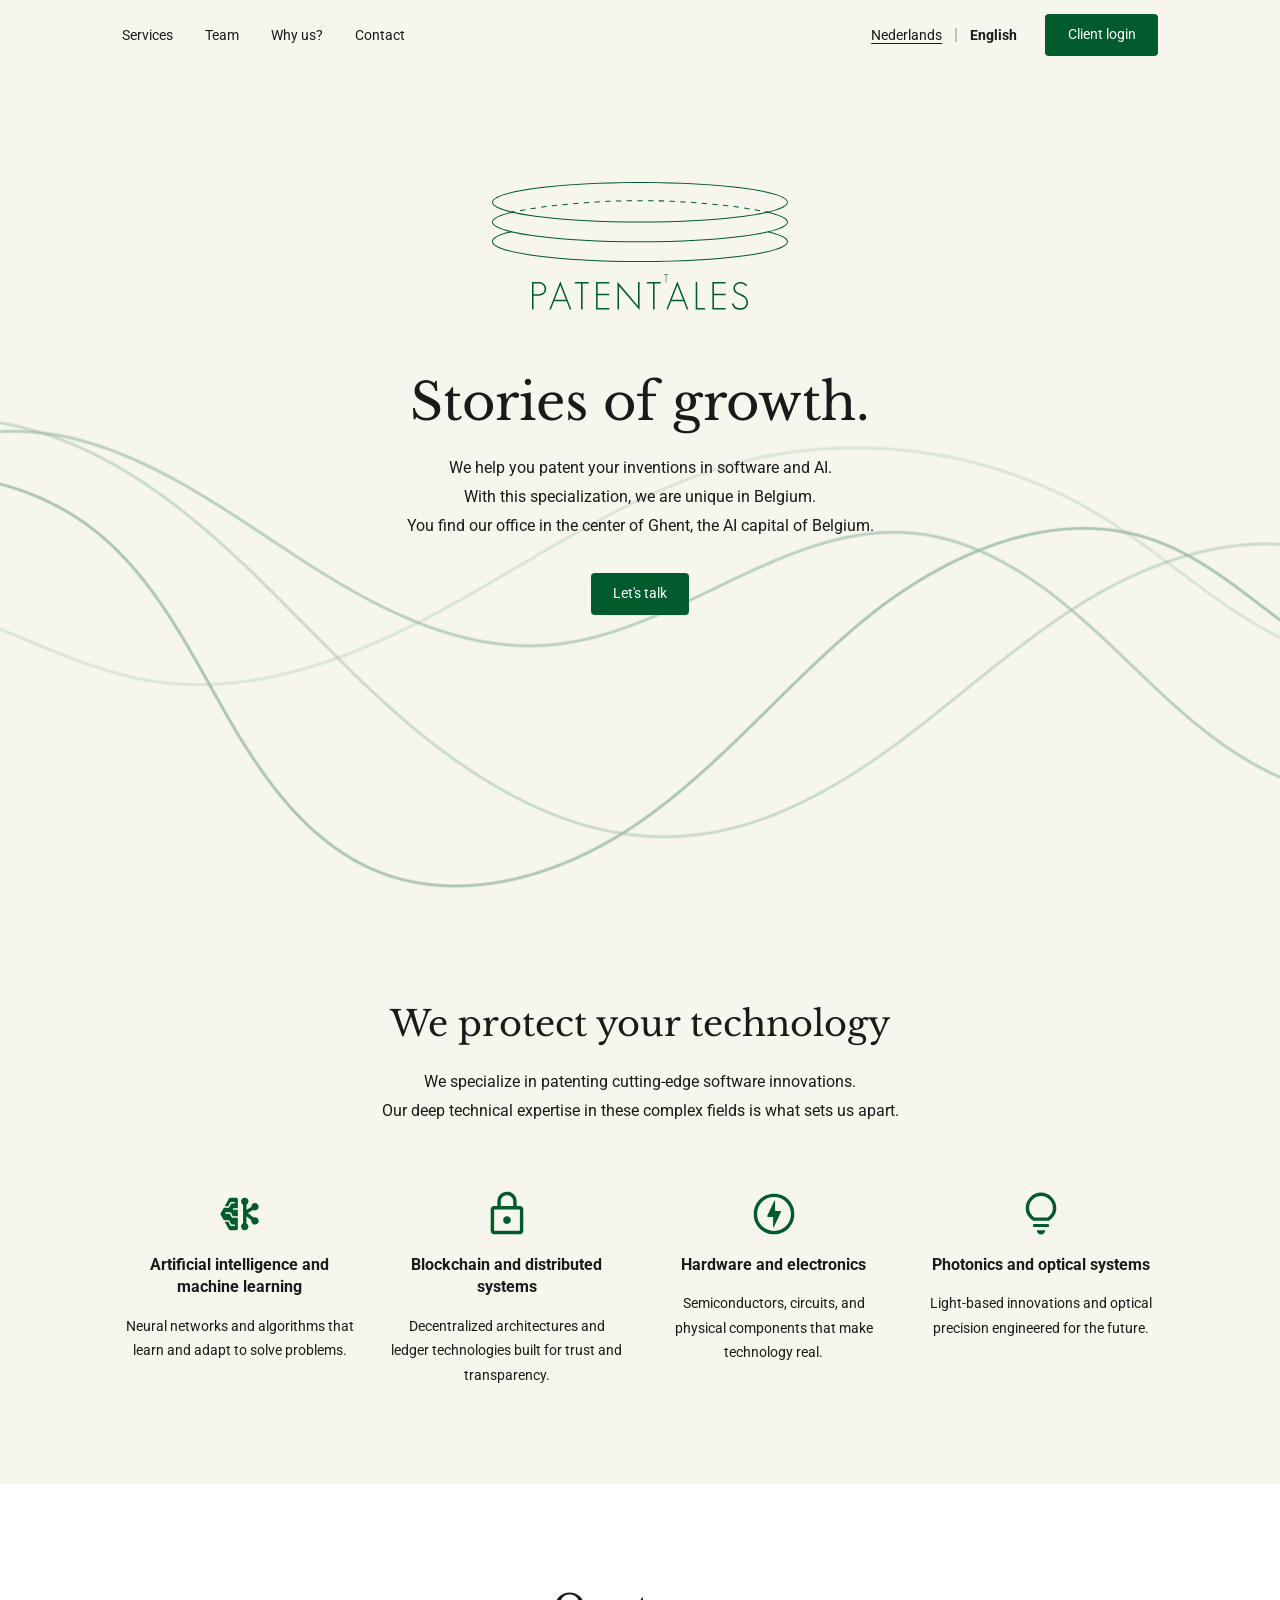
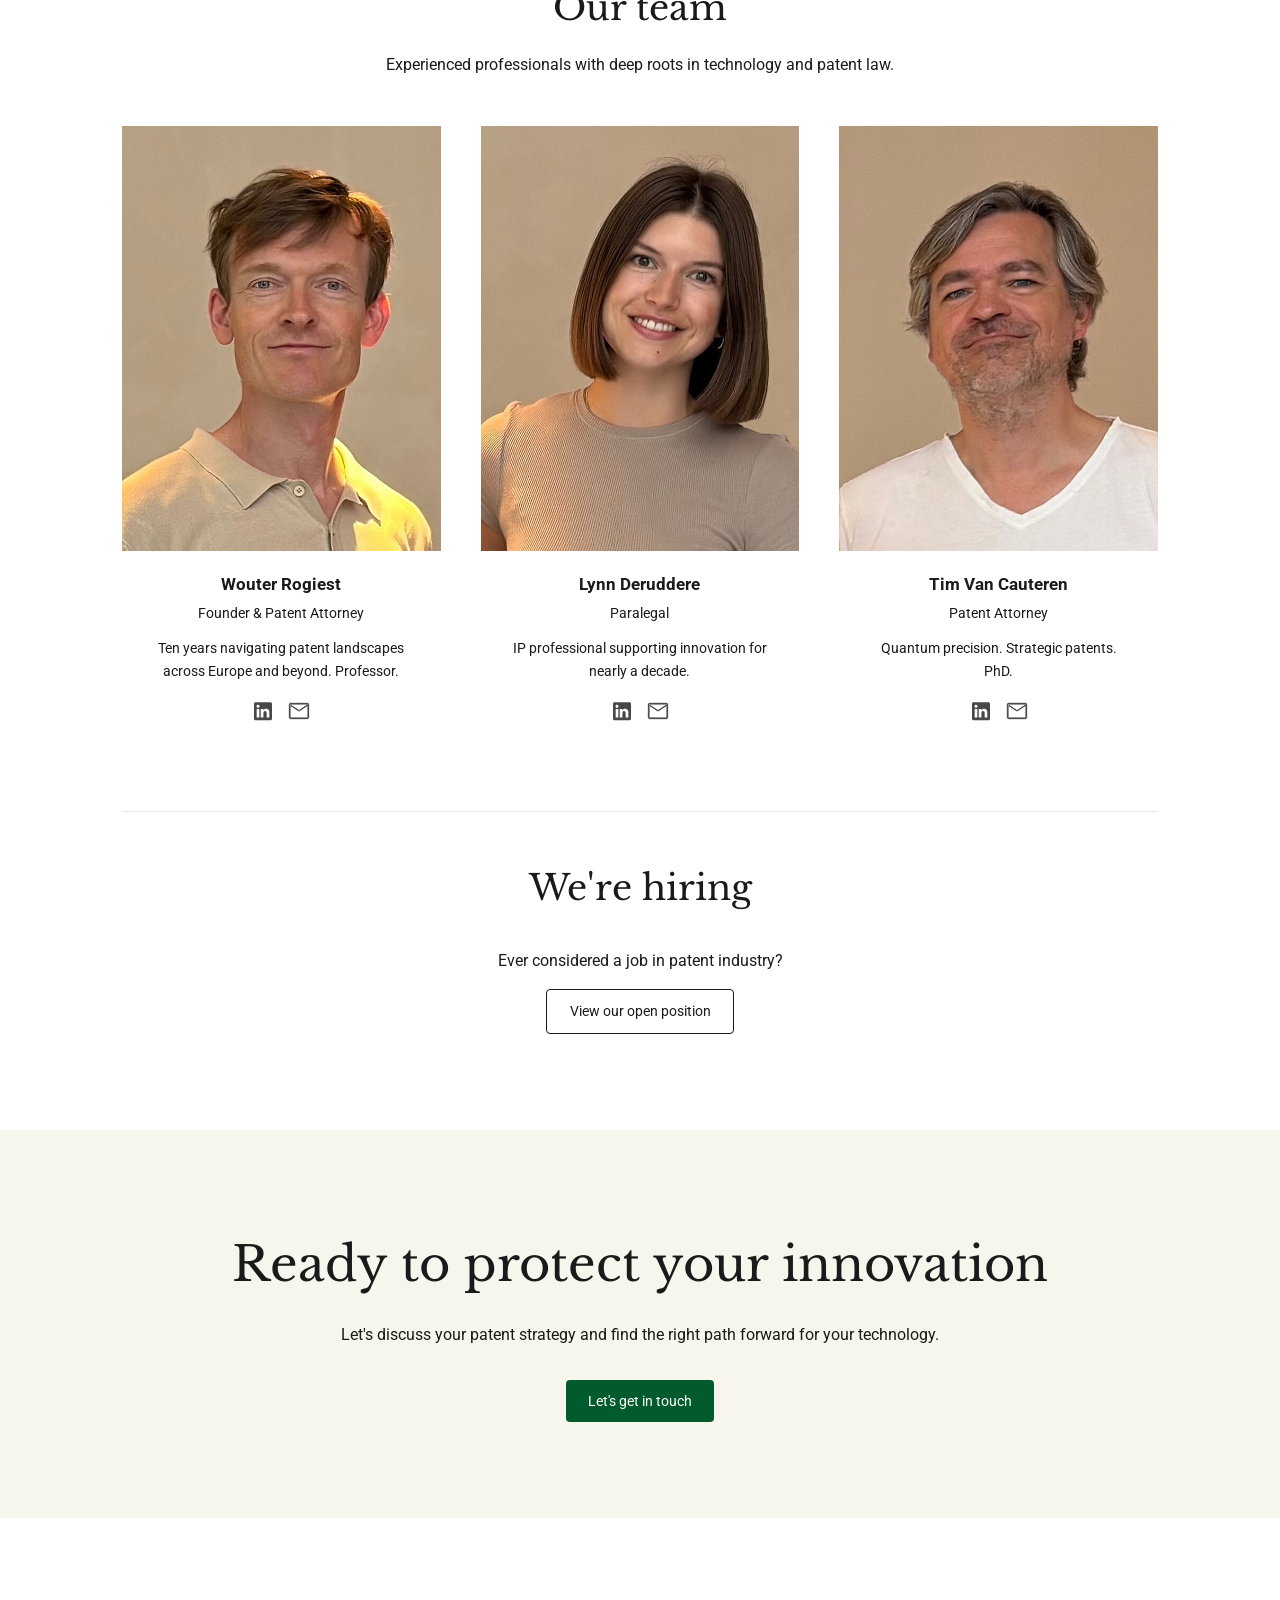
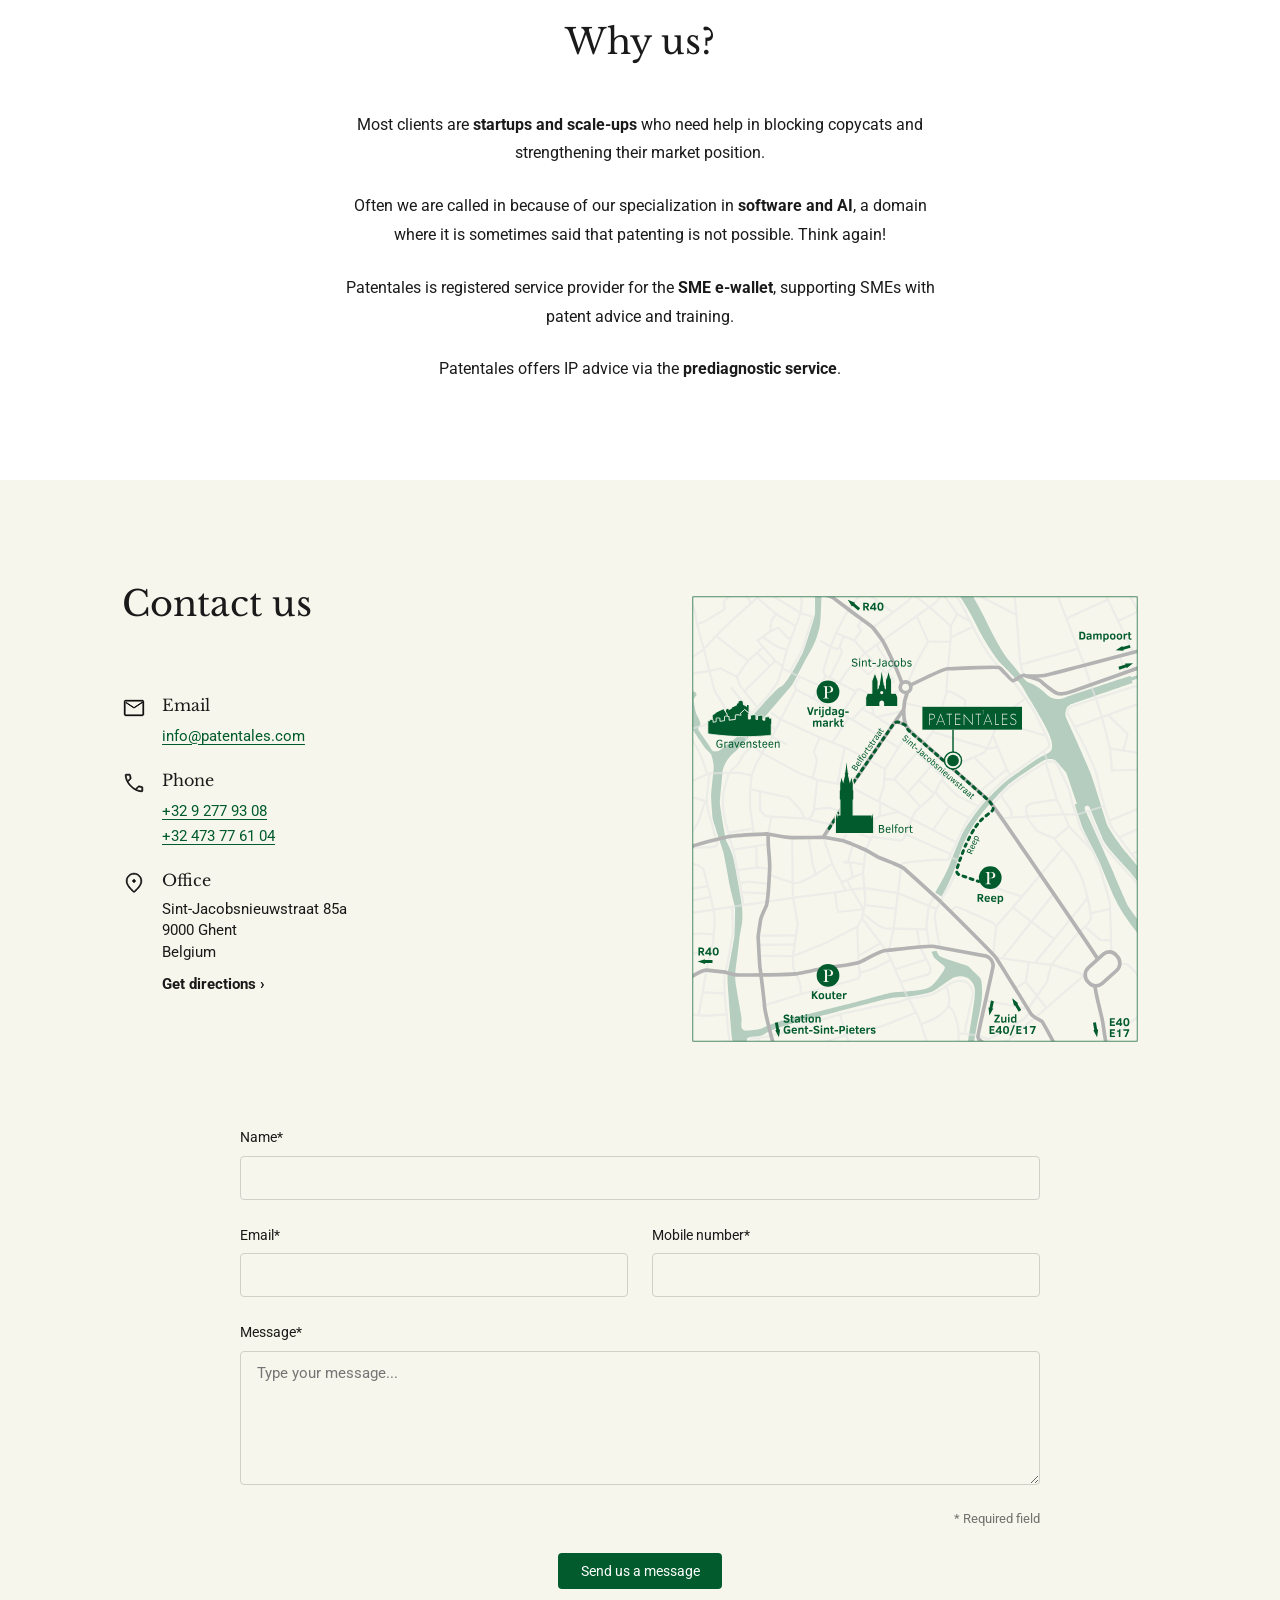
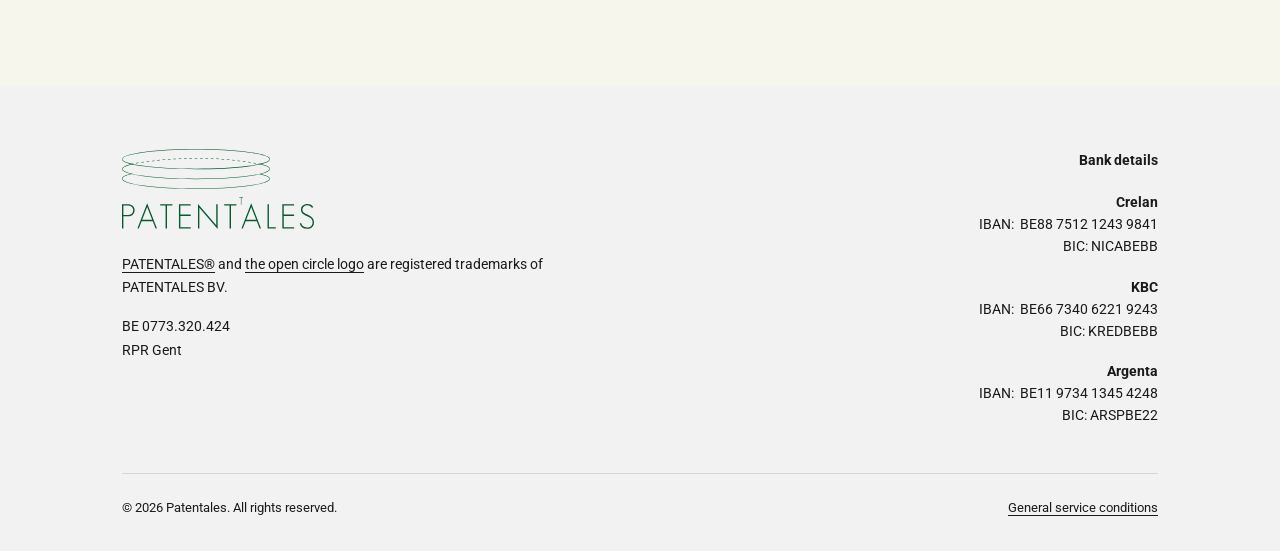
<file: index.html>
<!DOCTYPE html>
<html lang="en">
<head>
  <meta charset="UTF-8">
  <meta http-equiv="refresh" content="0; url=./en/">
  <title>Patentales</title>
</head>
<body>
  <script>window.location.replace('./en/');</script>
</body>
</html>
</file>
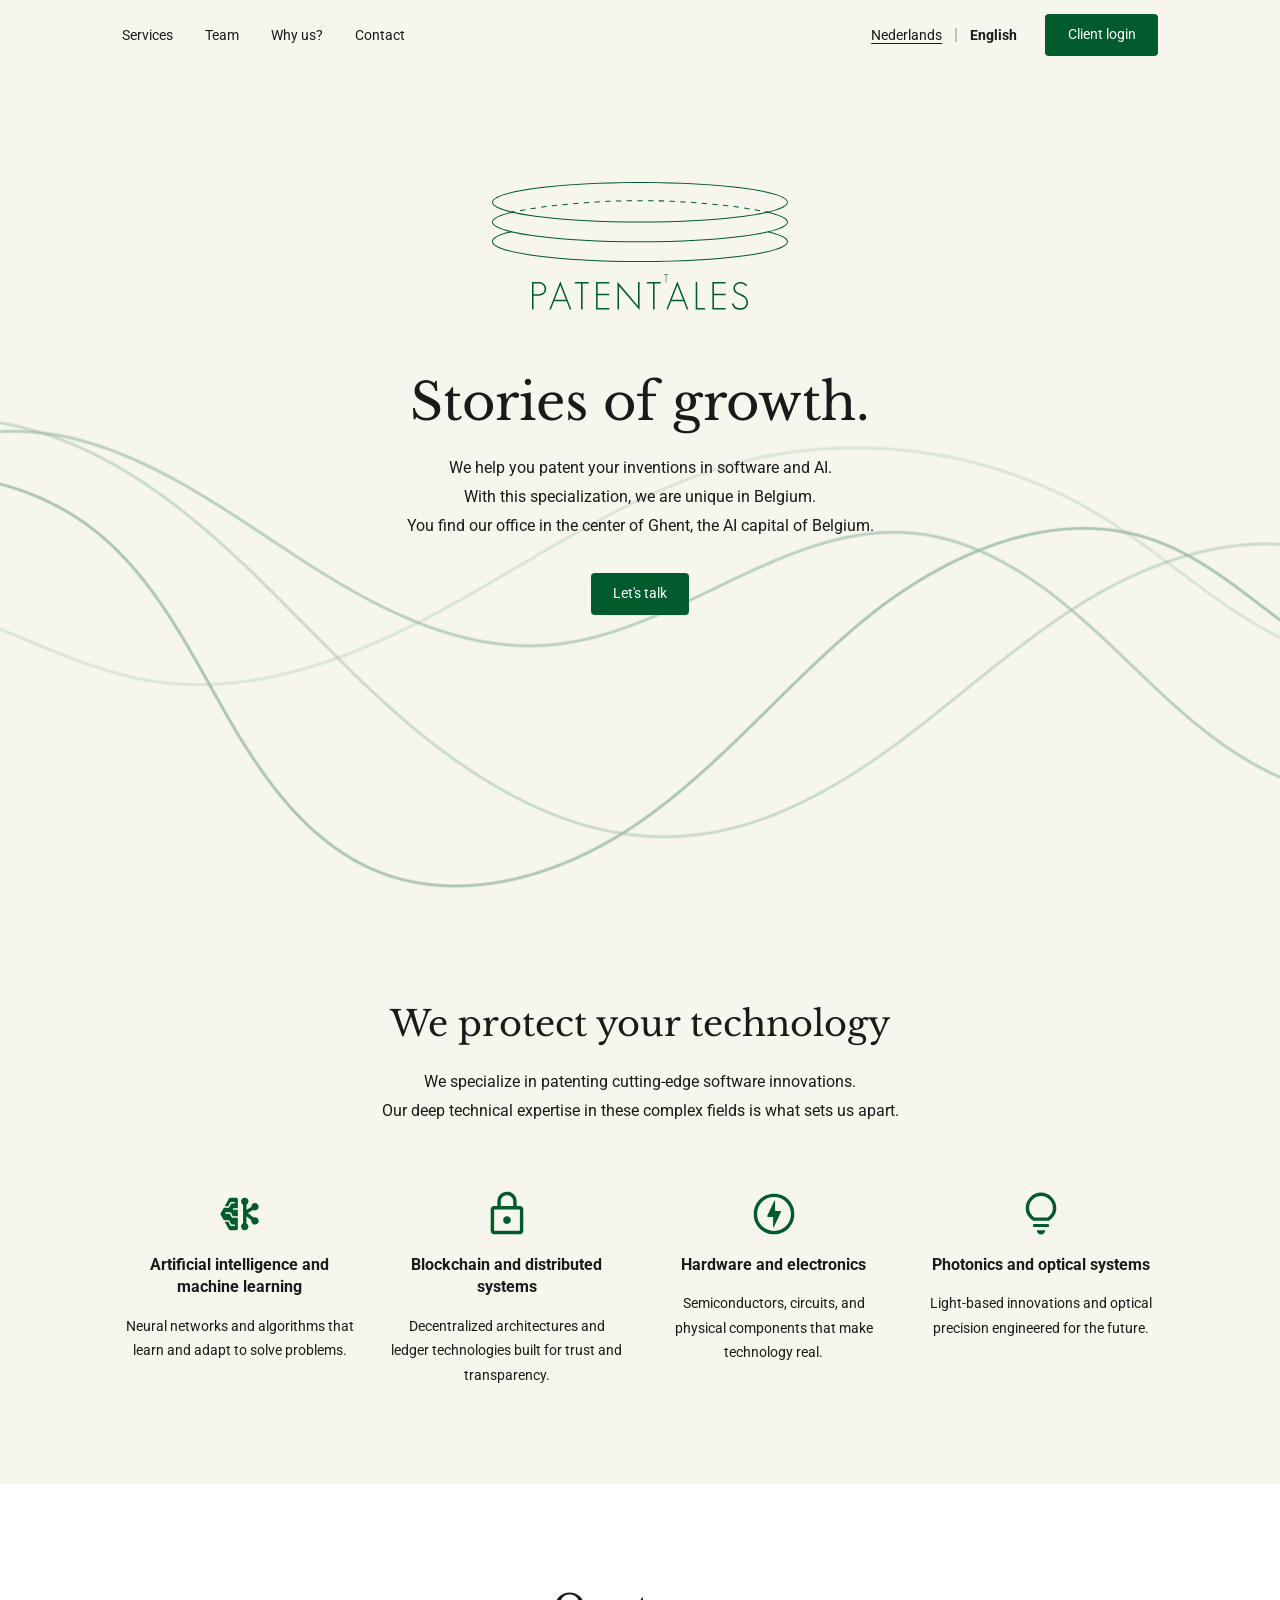
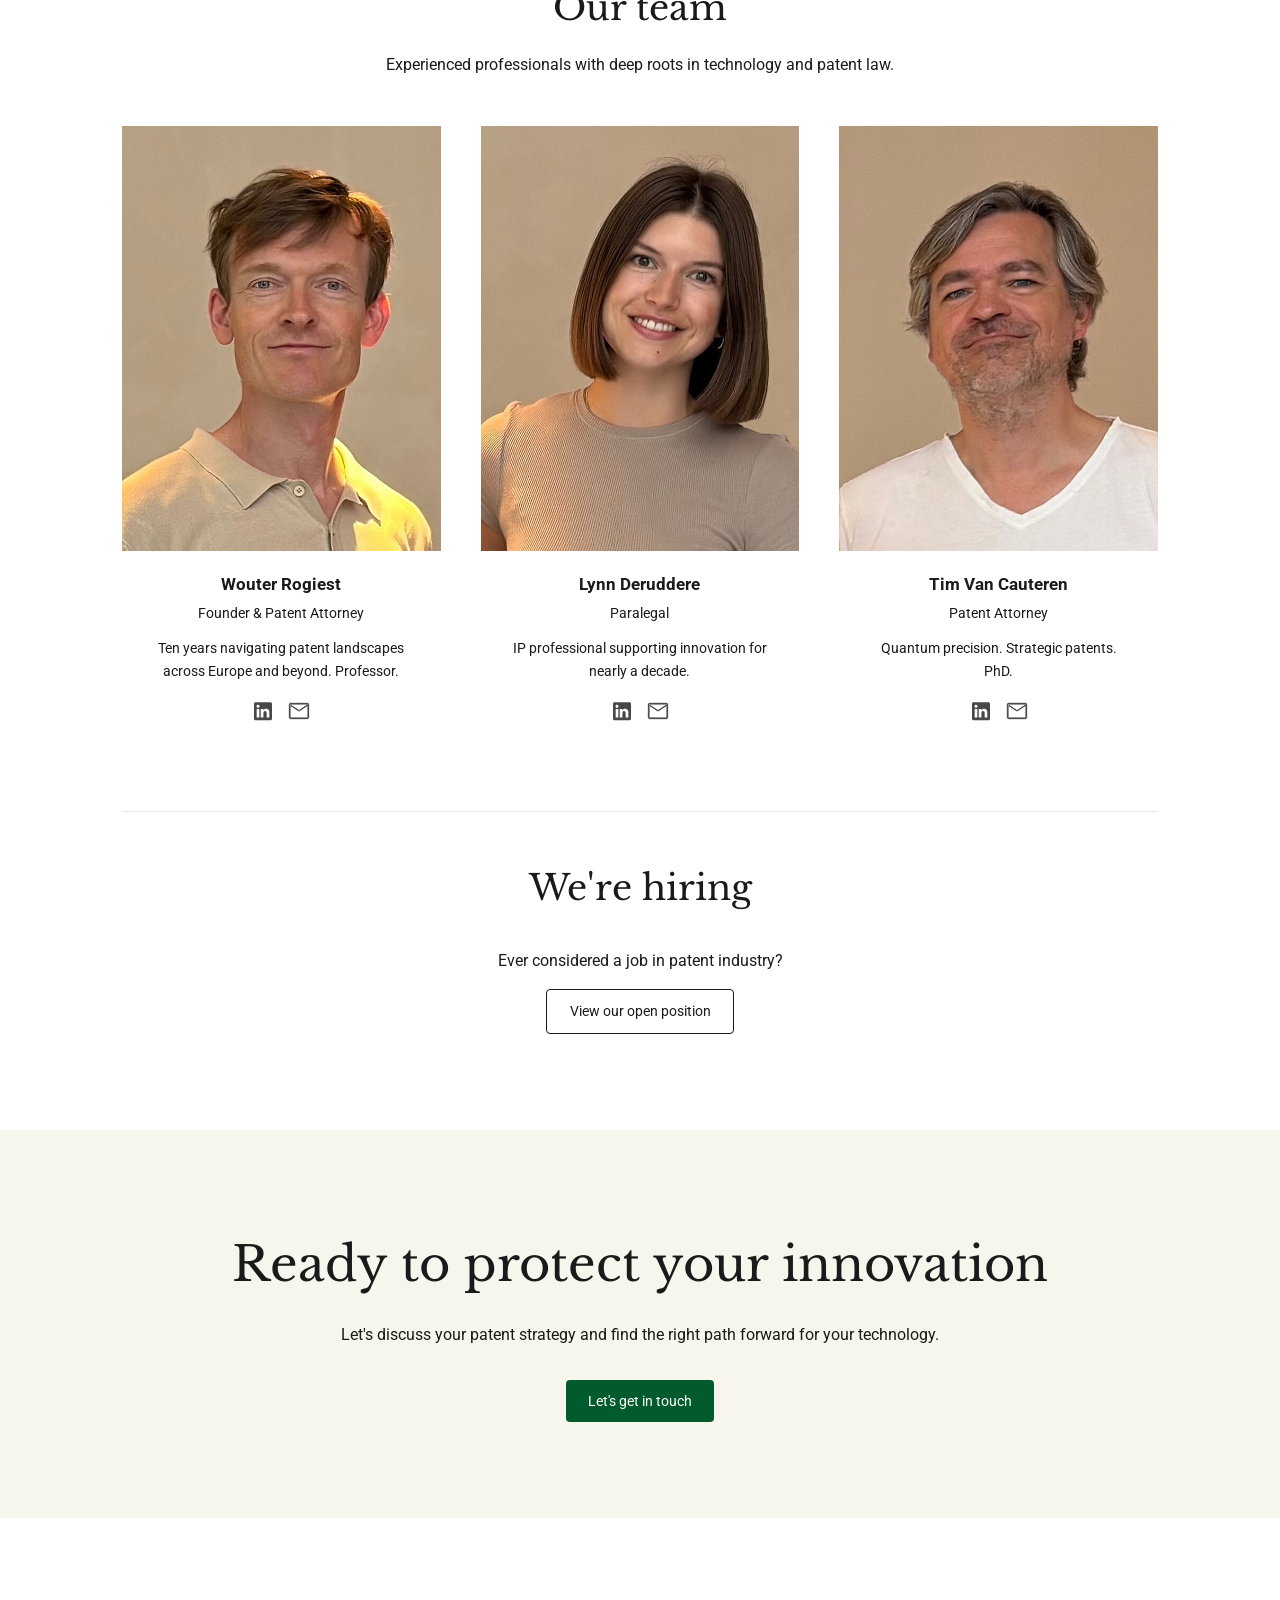
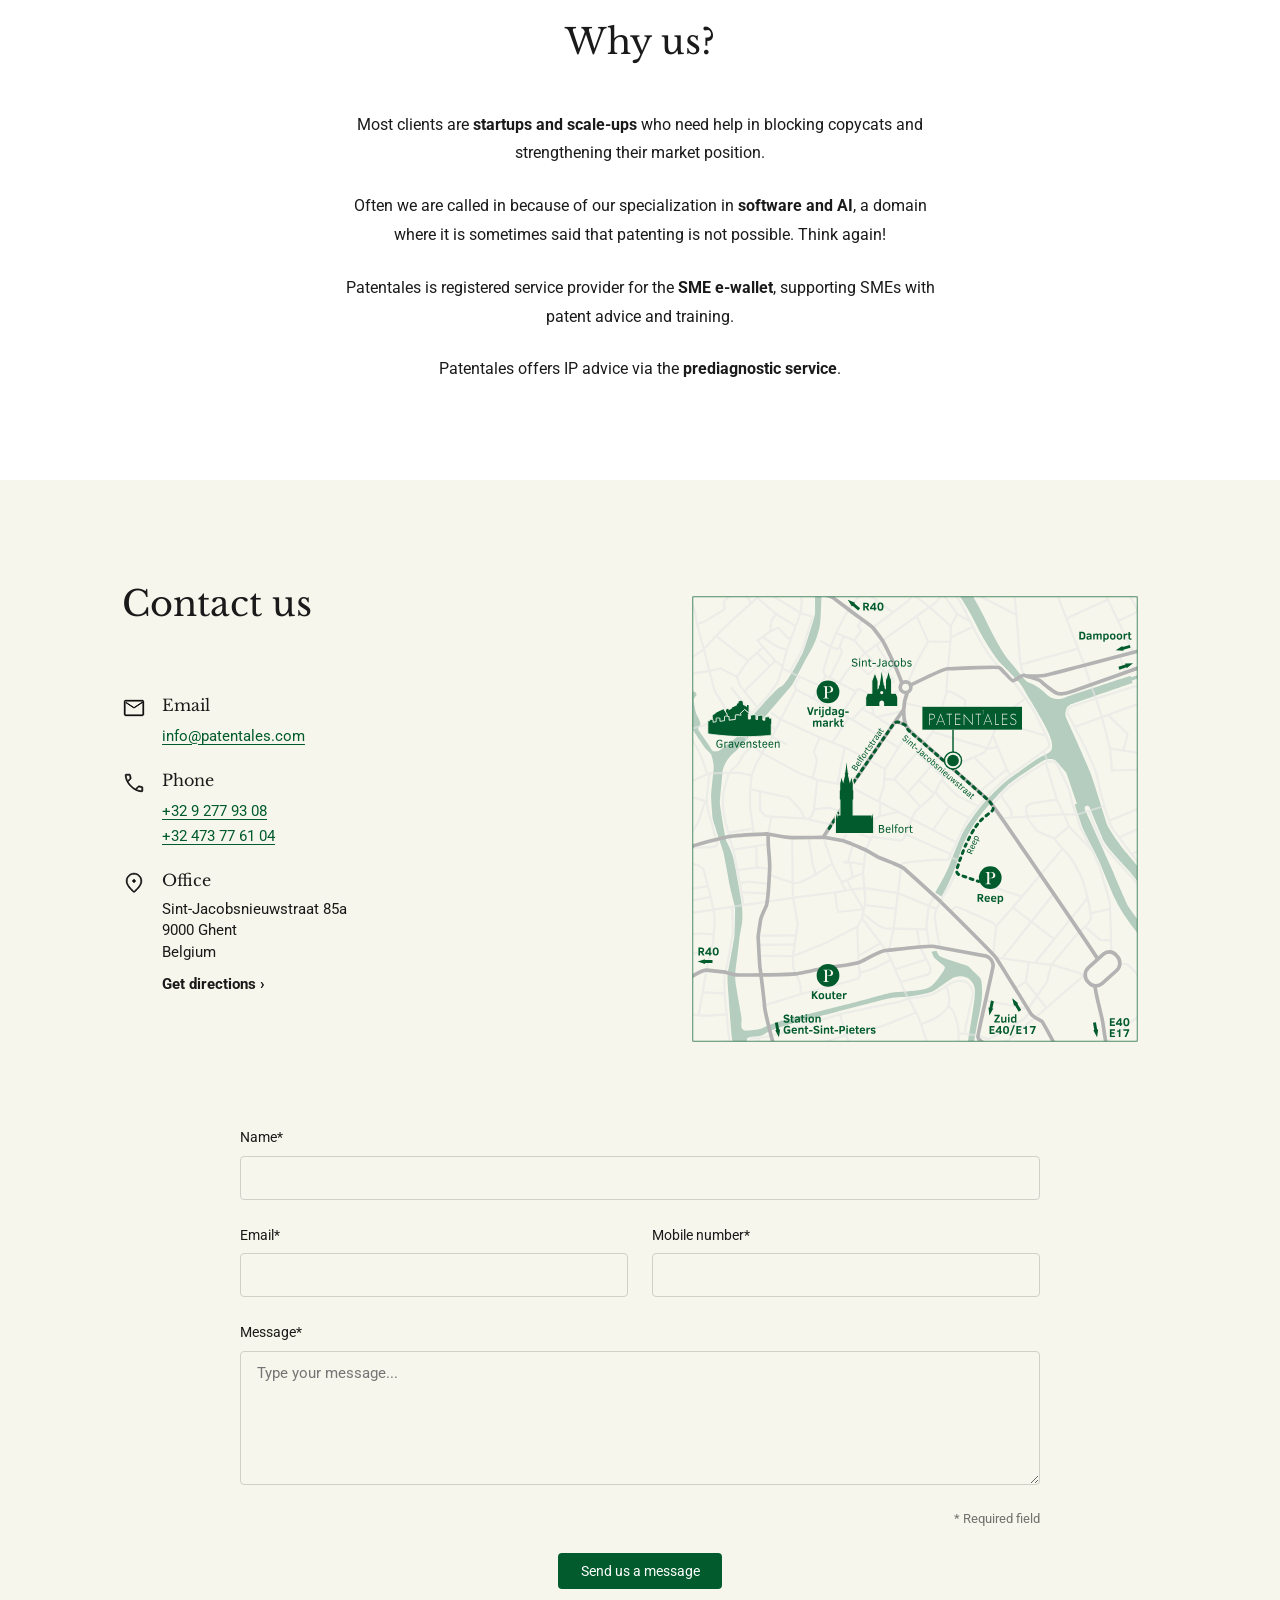
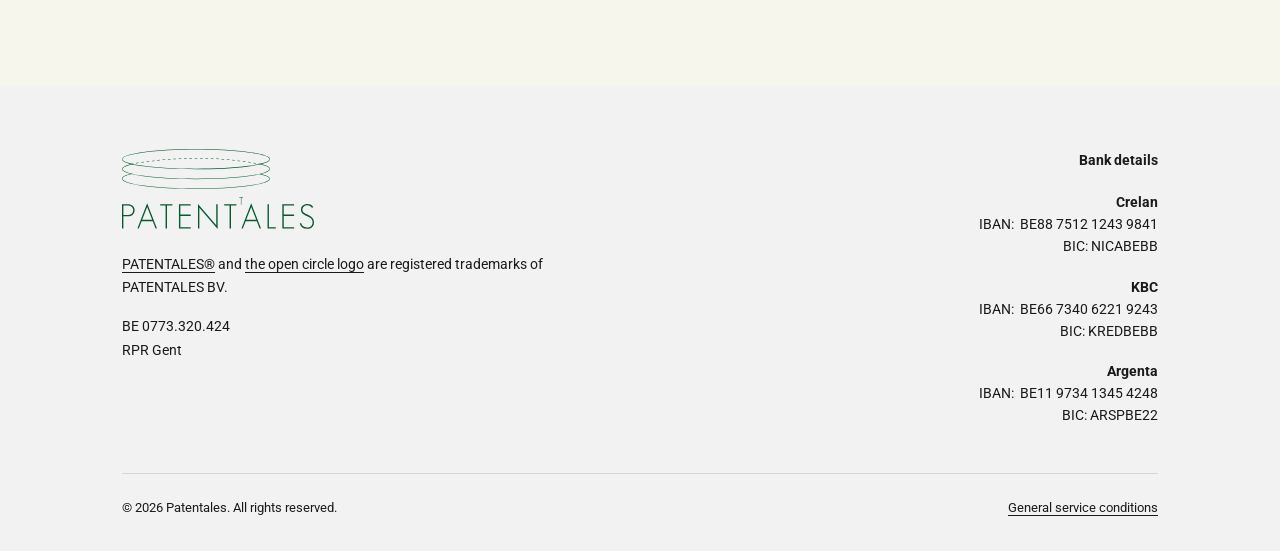
<file: en/index.html>
<!DOCTYPE html>
<html lang="en">
<head>
  <meta charset="UTF-8">
  <meta name="viewport" content="width=device-width, initial-scale=1.0">
  <title>Patentales · protecting software and AI · Ghent · BE</title>
  <link rel="icon" type="image/x-icon" href="../favicon.ico">
  <link rel="preconnect" href="https://fonts.googleapis.com">
  <link rel="preconnect" href="https://fonts.gstatic.com" crossorigin>
  <link href="https://fonts.googleapis.com/css2?family=Libre+Baskerville&family=Roboto:wght@400;700&display=swap" rel="stylesheet">
  <link rel="stylesheet" href="../style.css">
</head>
<body>

  <!-- NAVBAR -->
  <header class="site-header" id="site-header">
    <nav class="navbar">
      <ul class="nav-links nav-links--left">
        <li><a href="#services">Services</a></li>
        <li><a href="#team">Team</a></li>
        <li><a href="#why">Why us?</a></li>
        <li><a href="#contact">Contact</a></li>
      </ul>

      <a href="#" class="nav-logo nav-logo--hidden" id="nav-logo">
        <img src="../assets/images/logo-mark-small.svg" alt="Patentales" class="nav-logo__mark">
      </a>

      <ul class="nav-links nav-links--right">
        <li><a href="../nl/" class="nav-lang">Nederlands</a></li>
        <li class="nav-lang-divider">|</li>
        <li><span class="nav-lang nav-lang--active">English</span></li>
        <li><a href="https://europe.equinox-ipms.com/" target="_blank" rel="noopener" class="btn btn--primary">Client login</a></li>
      </ul>

      <button class="nav-hamburger" id="nav-hamburger" aria-label="Open menu" aria-expanded="false">
        <span></span>
        <span></span>
        <span></span>
      </button>
    </nav>

    <!-- MOBILE MENU -->
    <div class="nav-mobile" id="nav-mobile">
      <ul class="nav-mobile__links">
        <li><a href="#services">Services</a></li>
        <li><a href="#team">Team</a></li>
        <li><a href="#why">Why us?</a></li>
        <li><a href="#contact">Contact</a></li>
      </ul>
      <div class="nav-mobile__bottom">
        <a href="../nl/" class="nav-lang">Nederlands</a>
        <span class="nav-lang nav-lang--active">English</span>
        <a href="https://www.equinoxip.com/" target="_blank" rel="noopener" class="btn btn--primary">Client login</a>
      </div>
    </div>
  </header>

  <!-- HERO -->
  <section class="hero" id="hero">
    <div class="hero-logo">
      <img src="../assets/images/logo-mark.svg" alt="Patentales" class="hero-logo__mark">
      <img src="../assets/images/logo-wordmark.svg" alt="Patentales" class="hero-logo__wordmark">
    </div>

    <div class="hero-content">
      <h1 class="hero-headline">Stories of growth.</h1>
      <p class="hero-subtext">
        We help you patent your inventions in software and AI.<br>
        With this specialization, we are unique in Belgium.<br>
        You find our office in the center of Ghent, the AI capital of Belgium.
      </p>
      <a href="#contact" class="btn btn--primary">Let's talk</a>
    </div>

    <div class="hero-waves"></div>
  </section>

  <!-- SERVICES -->
  <section class="services" id="services">
    <div class="container">

      <div class="services-header">
        <h2 class="section-heading">We protect your technology</h2>
        <p class="services-subtext">
          We specialize in patenting cutting-edge software innovations.<br>
          Our deep technical expertise in these complex fields is what sets us apart.
        </p>
      </div>

      <div class="services-grid">

        <div class="service-item">
          <img src="../assets/images/icon-ai.svg" alt="" class="service-icon">
          <h3 class="service-title">Artificial intelligence and machine learning</h3>
          <p class="service-desc">Neural networks and algorithms that learn and adapt to solve problems.</p>
        </div>

        <div class="service-item">
          <img src="../assets/images/icon-lock.svg" alt="" class="service-icon">
          <h3 class="service-title">Blockchain and distributed systems</h3>
          <p class="service-desc">Decentralized architectures and ledger technologies built for trust and transparency.</p>
        </div>

        <div class="service-item">
          <img src="../assets/images/icon-energy.svg" alt="" class="service-icon">
          <h3 class="service-title">Hardware and electronics</h3>
          <p class="service-desc">Semiconductors, circuits, and physical components that make technology real.</p>
        </div>

        <div class="service-item">
          <img src="../assets/images/icon-lightbulb.svg" alt="" class="service-icon">
          <h3 class="service-title">Photonics and optical systems</h3>
          <p class="service-desc">Light-based innovations and optical precision engineered for the future.</p>
        </div>

      </div>
    </div>
  </section>

  <!-- TEAM -->
  <section class="team" id="team">
    <div class="container">

      <div class="team-header">
        <h2 class="section-heading">Our team</h2>
        <p class="team-subtext">Experienced professionals with deep roots in technology and patent law.</p>
      </div>

      <div class="team-grid" id="team-grid">
        <!-- populated by JavaScript -->
      </div>

      <!-- WE'RE HIRING -->
      <div class="hiring">
        <h2 class="section-heading">We're hiring</h2>
        <p class="hiring-subtext">Ever considered a job in patent industry?</p>
        <a href="https://www.linkedin.com/company/patentales"
          target="_blank"
          rel="noopener"
          class="btn btn--outline">View our open position</a>
      </div>

    </div>
  </section>

  <!-- CTA BANNER -->
  <section class="cta-banner">
    <div class="container">
      <h2 class="cta-banner__heading">Ready to protect your innovation</h2>
      <p class="cta-banner__subtext">Let's discuss your patent strategy and find the right path forward for your technology.</p>
      <a href="#contact" class="btn btn--primary">Let's get in touch</a>
    </div>
  </section>

  <section class="quotes" id="quotes" hidden>
    <div class="container">
      <div class="quotes-carousel">

        <!-- slides injected by JS -->
        <div class="quotes-track" id="quotes-track"></div>

        <!-- controls -->
        <div class="quotes-controls">
          <div class="quotes-dots" id="quotes-dots"></div>
          <div class="quotes-arrows">
            <button class="quotes-arrow quotes-arrow--prev" id="quotes-prev" aria-label="Previous quote">←</button>
            <button class="quotes-arrow quotes-arrow--next" id="quotes-next" aria-label="Next quote">→</button>
          </div>
        </div>

      </div>
    </div>
  </section>

  <!-- WHY US -->
  <section class="why-us" id="why">
    <div class="container">

      <h2 class="section-heading">Why us?</h2>

      <div class="why-us__content">
        <p>Most clients are <strong>startups and scale-ups</strong> who need help in
        blocking copycats and strengthening their market position.</p>

        <p>Often we are called in because of our specialization in
        <strong>software and AI</strong>, a domain where it is sometimes said that
        patenting is not possible. Think again!</p>

        <p>Patentales is registered service provider for the <strong>SME e-wallet</strong>,
        supporting SMEs with patent advice and training.</p>

        <p>Patentales offers IP advice via the <strong>prediagnostic service</strong>.</p>
      </div>

    </div>
  </section>

  <!-- CONTACT -->
  <section class="contact" id="contact">
    <div class="container">

      <div class="contact-top">

        <!-- LEFT: CONTACT DETAILS -->
        <div class="contact-details">
          <h2 class="section-heading contact-heading">Contact us</h2>

          <div class="contact-item">
            <img src="../assets/images/icon-mail.svg" alt="" class="contact-icon">
            <div>
              <p class="contact-label">Email</p>
              <a href="mailto:info@patentales.com" class="contact-link">info@patentales.com</a>
            </div>
          </div>

          <div class="contact-item">
            <img src="../assets/images/icon-phone.svg" alt="" class="contact-icon">
            <div>
              <p class="contact-label">Phone</p>
              <a href="tel:+3292779308" class="contact-link">+32 9 277 93 08</a>
              <a href="tel:+32473776104" class="contact-link">+32 473 77 61 04</a>
            </div>
          </div>

          <div class="contact-item">
            <img src="../assets/images/icon-location.svg" alt="" class="contact-icon">
            <div>
              <p class="contact-label">Office</p>
              <p class="contact-address">
                Sint-Jacobsnieuwstraat 85a<br>
                9000 Ghent<br>
                Belgium
              </p>
              <a href="https://maps.google.com/?q=Sint-Jacobsnieuwstraat+85a,+9000+Ghent"
                target="_blank"
                rel="noopener"
                class="contact-directions">
                Get directions <span aria-hidden="true">›</span>
              </a>
            </div>
          </div>
        </div>

        <!-- RIGHT: MAP -->
        <div class="contact-map">
          <img src="../assets/images/patentales-map.svg" alt="Map showing Patentales office location in Ghent">
        </div>

      </div>

      <!-- FORM -->
      <div class="contact-form-wrap">
        <form action="https://formspree.io/f/xwvwbqzd" method="POST" class="contact-form">

          <div class="form-field">
            <label for="name">Name*</label>
            <input type="text" id="name" name="name" required>
          </div>

          <div class="form-row">
            <div class="form-field">
              <label for="email">Email*</label>
              <input type="email" id="email" name="email" required>
            </div>

            <div class="form-field">
              <label for="mobile">Mobile number*</label>
              <input type="tel" id="mobile" name="mobile" required>
            </div>
          </div>

          <div class="form-field">
            <label for="message">Message*</label>
            <textarea id="message" name="message" rows="6" placeholder="Type your message..." required></textarea>
          </div>

          <p class="form-note">* Required field</p>

          <div class="form-submit">
            <button type="submit" class="btn btn--primary">Send us a message</button>
          </div>

        </form>
      </div>

    </div>
  </section>

  <!-- FOOTER -->
  <footer class="footer">
    <div class="container">

      <div class="footer-top">

        <!-- LEFT: LOGO + LEGAL -->
        <div class="footer-left">
          <div class="footer-logo">
            <img src="../assets/images/logo-mark.svg" alt="Patentales" class="footer-logo__mark">
            <img src="../assets/images/logo-wordmark.svg" alt="Patentales" class="footer-logo__wordmark">
          </div>

          <p class="footer-trademark">
            <a href="https://boip.int/en/trademarks-register?app=%2Fitem%2Fbx1449347"
              target="_blank" rel="noopener">PATENTALES®</a>
            and
            <a href="https://boip.int/en/trademarks-register?app=%2Fitem%2Fbx1458730"
              target="_blank" rel="noopener">the open circle logo</a>
            are registered trademarks of PATENTALES BV.
          </p>

          <p class="footer-registration">
            BE 0773.320.424<br>
            RPR Gent
          </p>
        </div>

        <!-- RIGHT: BANK DETAILS -->
        <div class="footer-bank">
          <p class="footer-bank__heading">Bank details</p>

          <div class="footer-bank__entry">
            <p class="footer-bank__name">Crelan</p>
            <p>IBAN:&nbsp; BE88 7512 1243 9841</p>
            <p>BIC: NICABEBB</p>
          </div>

          <div class="footer-bank__entry">
            <p class="footer-bank__name">KBC</p>
            <p>IBAN:&nbsp; BE66 7340 6221 9243</p>
            <p>BIC: KREDBEBB</p>
          </div>

          <div class="footer-bank__entry">
            <p class="footer-bank__name">Argenta</p>
            <p>IBAN:&nbsp; BE11 9734 1345 4248</p>
            <p>BIC: ARSPBE22</p>
          </div>
        </div>

      </div>

      <hr class="footer-divider">

      <div class="footer-bottom">
        <p class="footer-copyright">© 2026 Patentales. All rights reserved.</p>
        <a href="../assets/GeneralServiceConditions+Patentales.pdf"
          target="_blank"
          rel="noopener"
          class="footer-conditions">General service conditions</a>
      </div>

    </div>
  </footer>

  <script src="../script.js"></script>
</body>
</html>
</file>
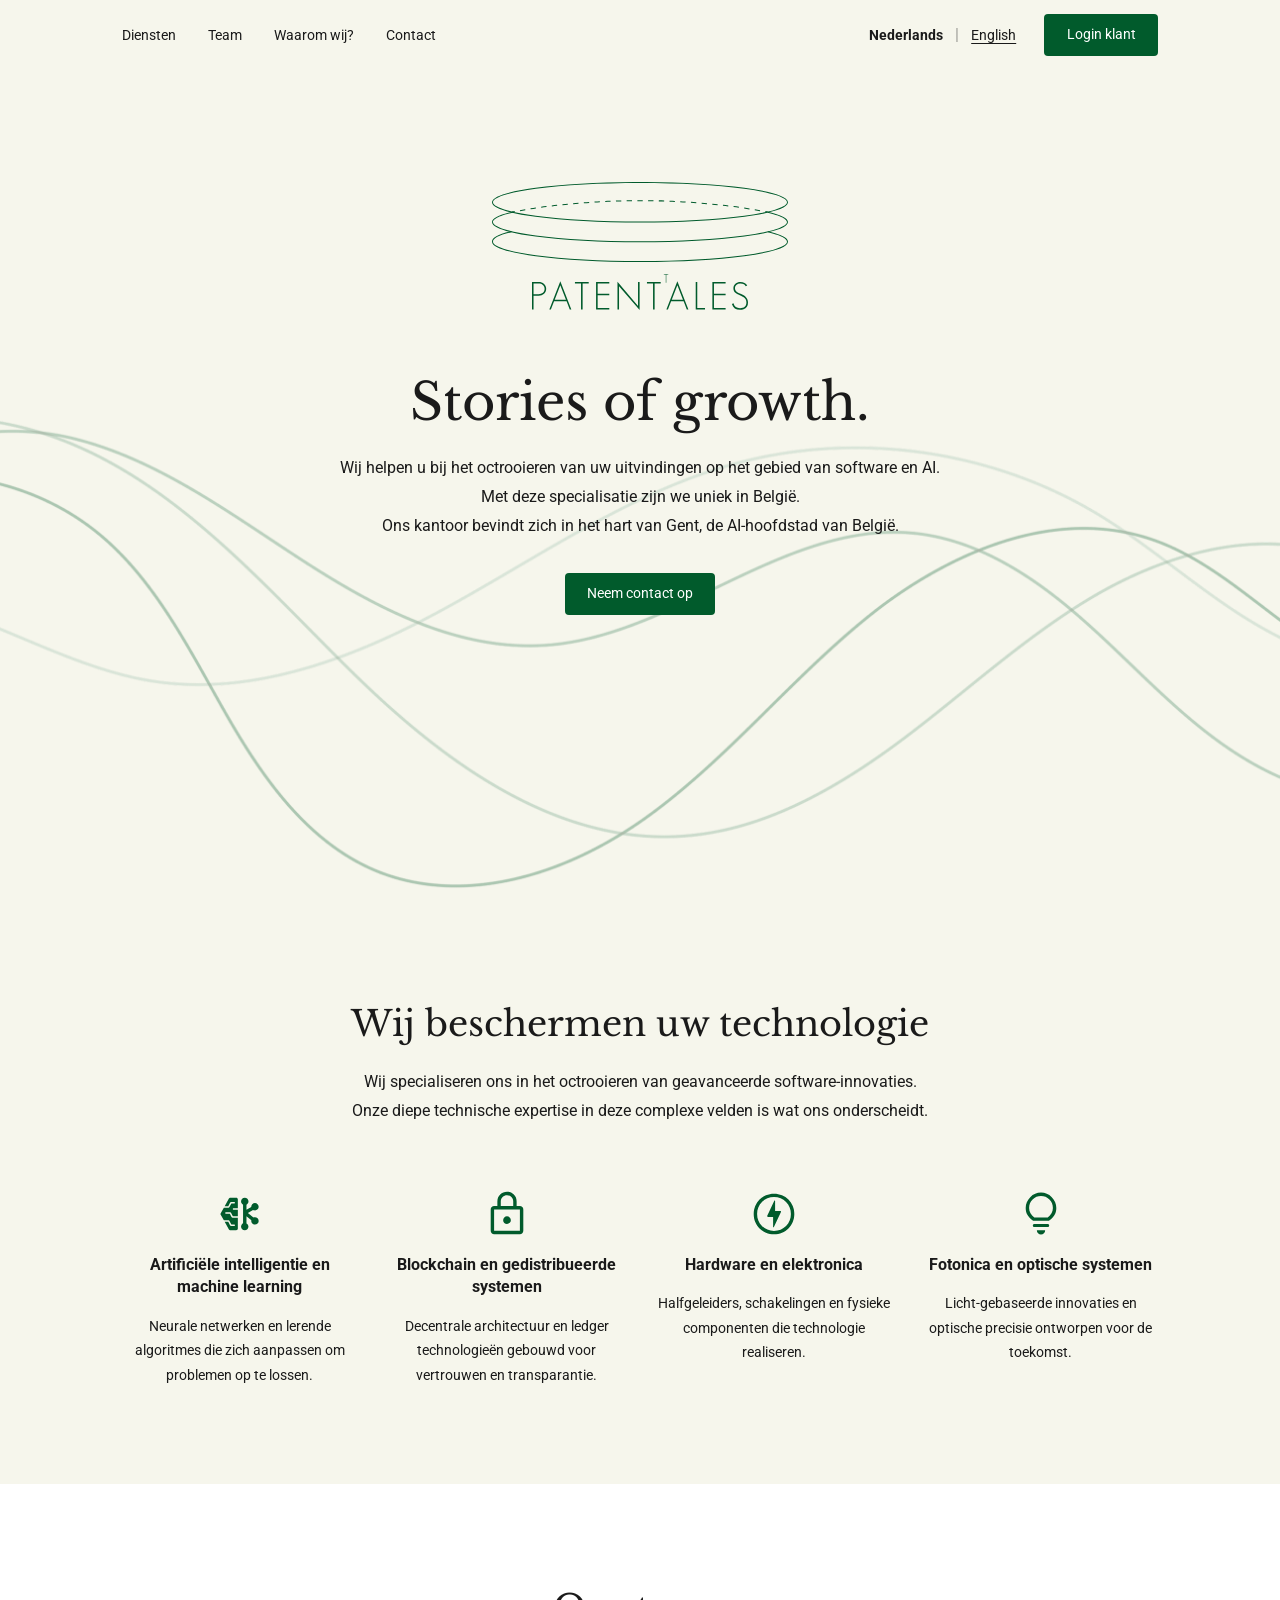
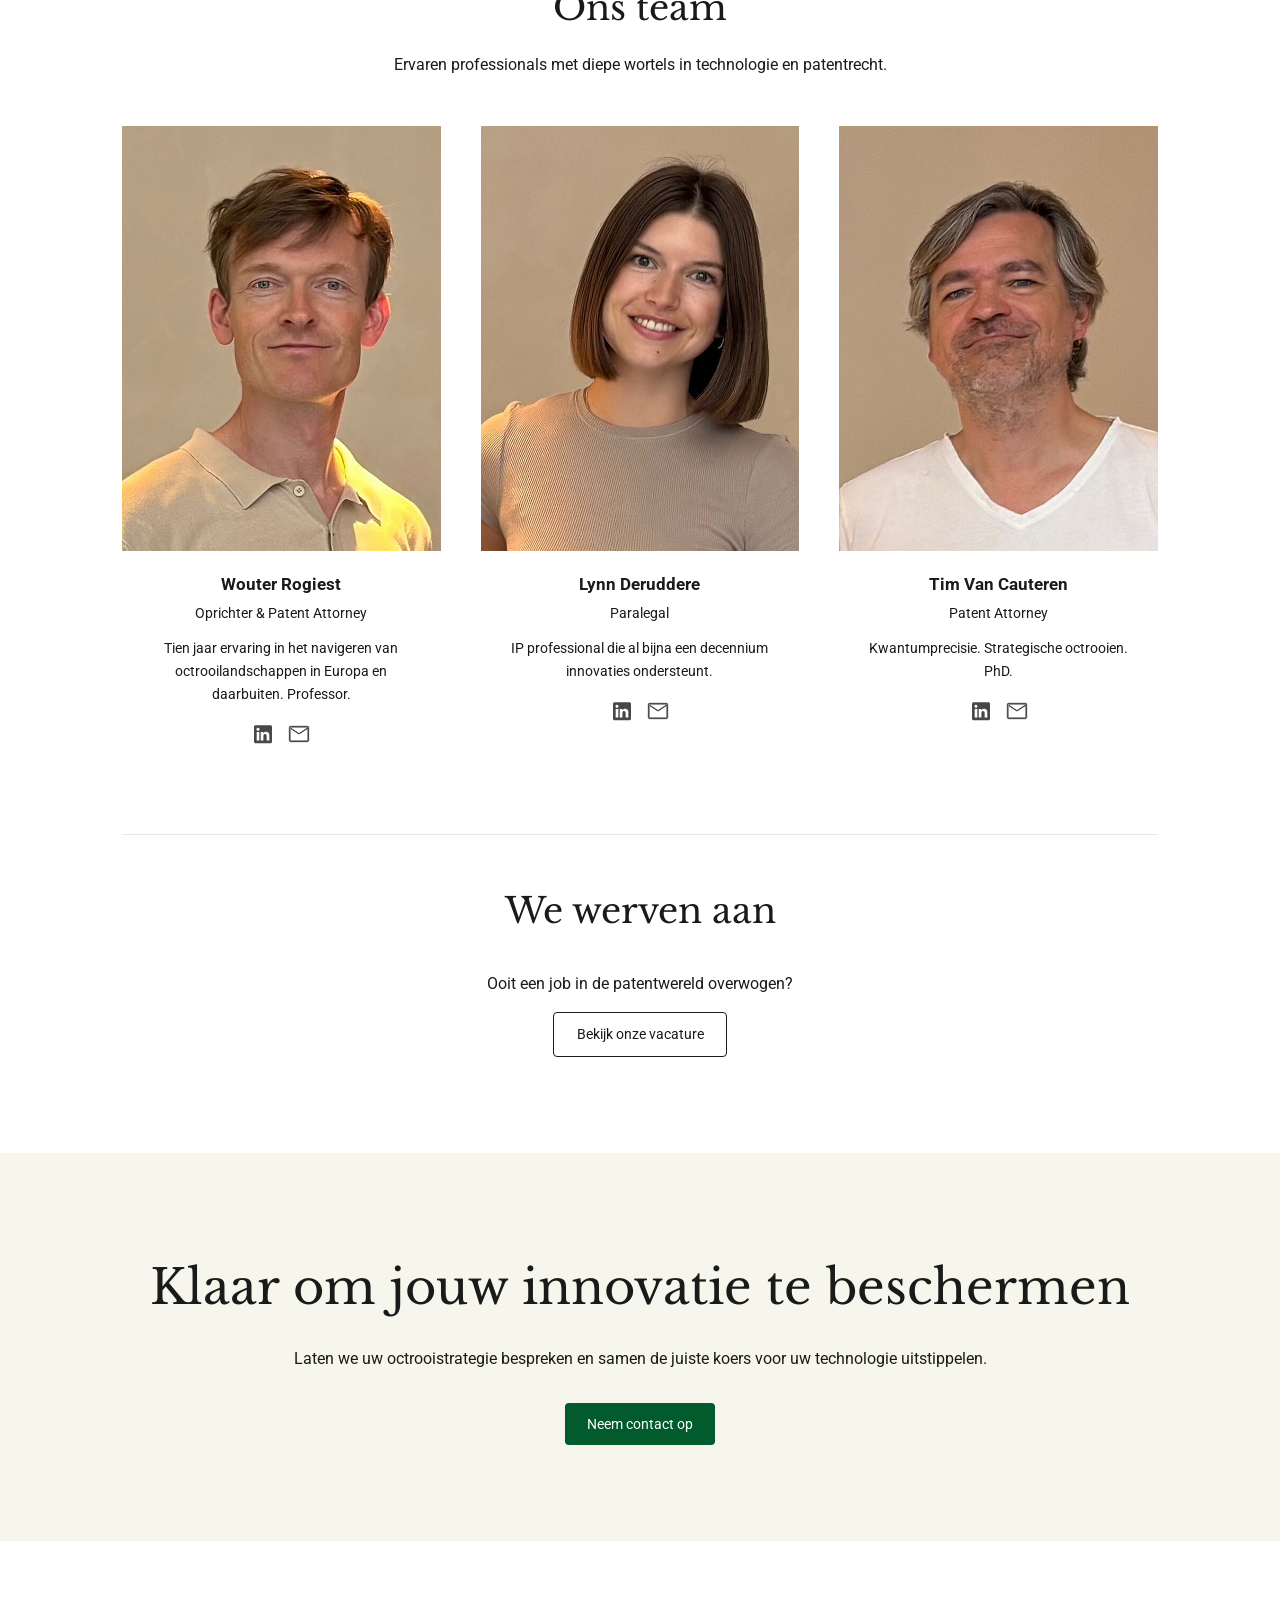
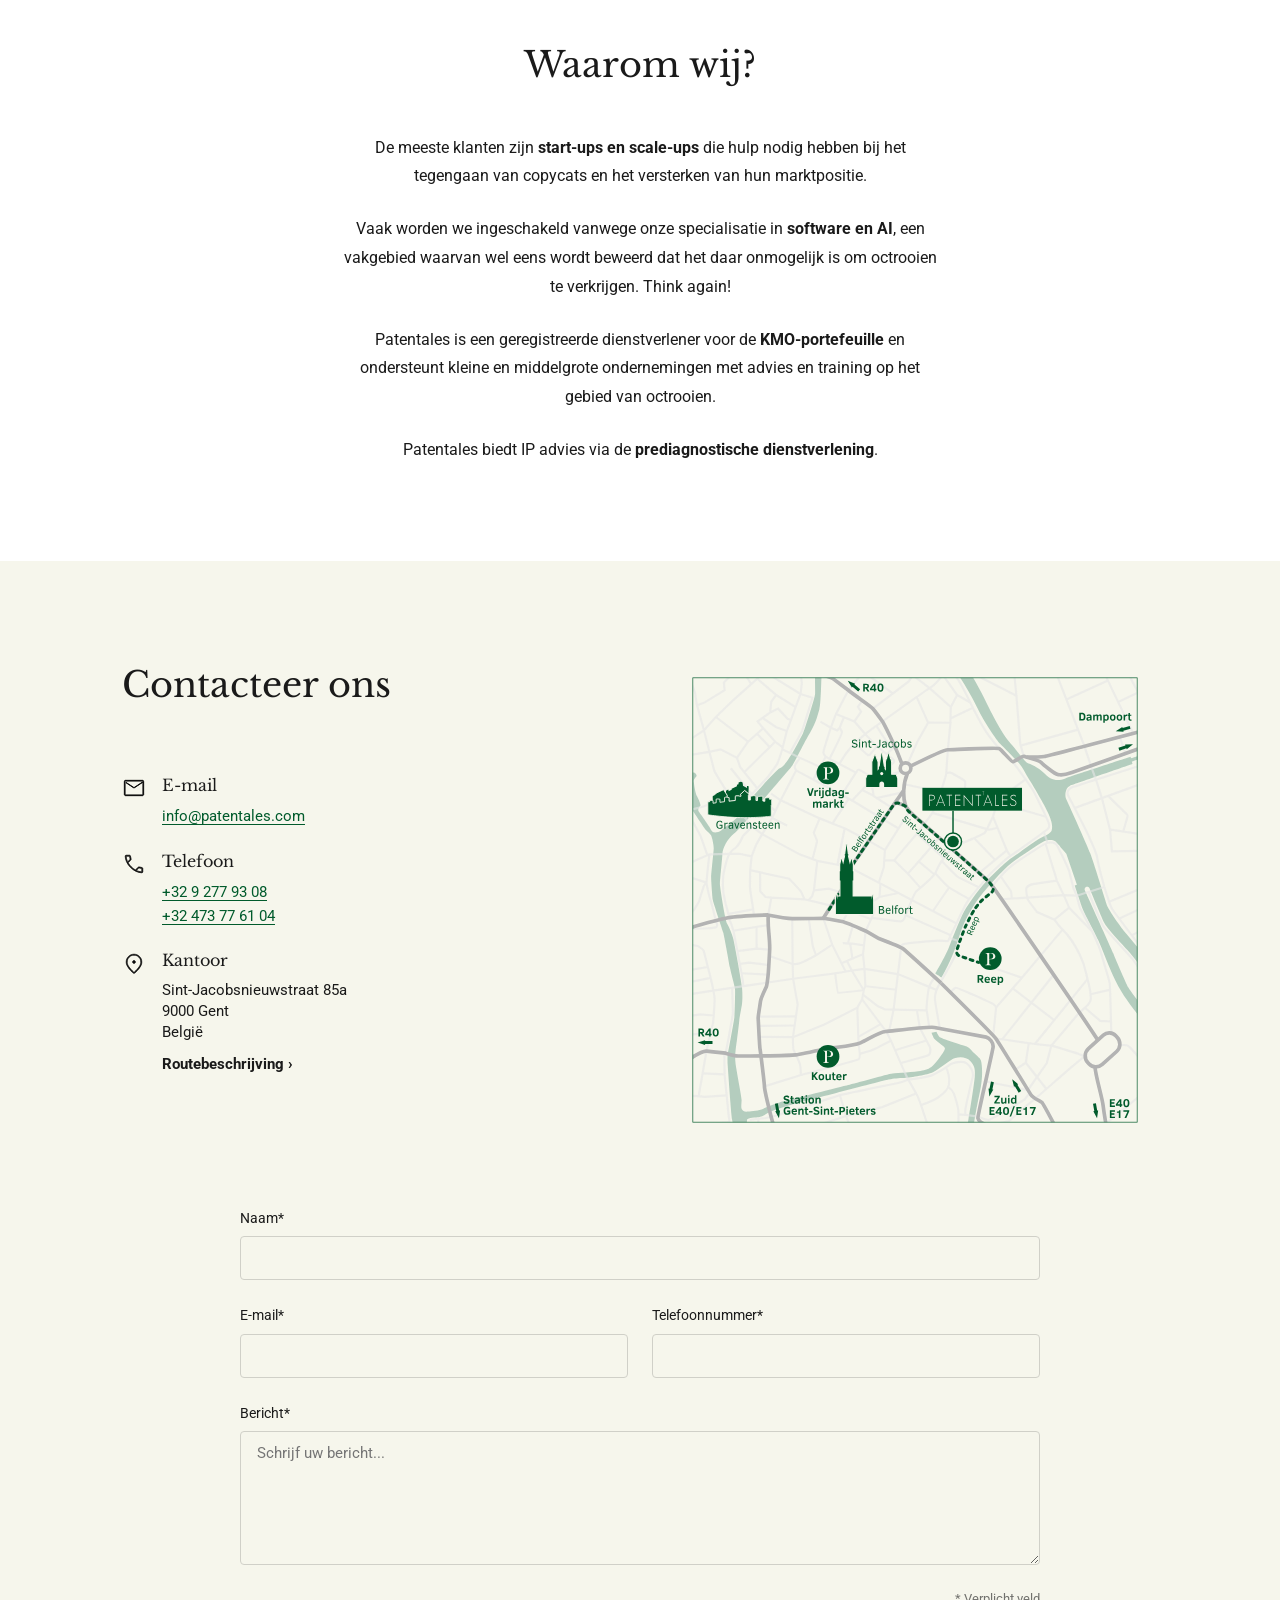
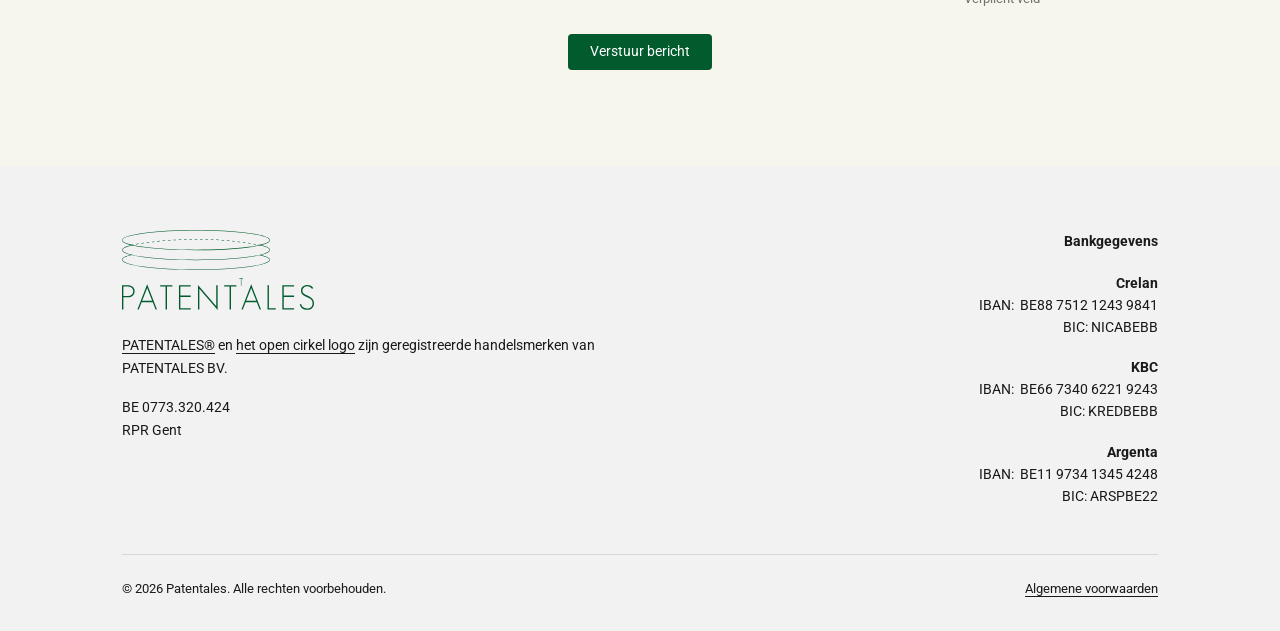
<file: nl/index.html>
<!DOCTYPE html>
<html lang="nl">
<head>
  <meta charset="UTF-8">
  <meta name="viewport" content="width=device-width, initial-scale=1.0">
  <title>Patentales · bescherming voor software en AI · Gent · BE</title>
  <link rel="icon" type="image/x-icon" href="../favicon.ico">
  <link rel="preconnect" href="https://fonts.googleapis.com">
  <link rel="preconnect" href="https://fonts.gstatic.com" crossorigin>
  <link href="https://fonts.googleapis.com/css2?family=Libre+Baskerville&family=Roboto:wght@400;700&display=swap" rel="stylesheet">
  <link rel="stylesheet" href="../style.css">
</head>
<body>

  <!-- NAVBAR -->
  <header class="site-header" id="site-header">
    <nav class="navbar">
      <ul class="nav-links nav-links--left">
        <li><a href="#services">Diensten</a></li>
        <li><a href="#team">Team</a></li>
        <li><a href="#why">Waarom wij?</a></li>
        <li><a href="#contact">Contact</a></li>
      </ul>

      <a href="#" class="nav-logo nav-logo--hidden" id="nav-logo">
        <img src="../assets/images/logo-mark-small.svg" alt="Patentales" class="nav-logo__mark">
      </a>

      <ul class="nav-links nav-links--right">
        <li><span class="nav-lang nav-lang--active">Nederlands</span></li>
        <li class="nav-lang-divider">|</li>
        <li><a href="../en/" class="nav-lang">English</a></li>
        <li><a href="https://europe.equinox-ipms.com/" target="_blank" rel="noopener" class="btn btn--primary">Login klant</a></li>
      </ul>

      <button class="nav-hamburger" id="nav-hamburger" aria-label="Open menu" aria-expanded="false">
        <span></span>
        <span></span>
        <span></span>
      </button>
    </nav>

    <!-- MOBILE MENU -->
    <div class="nav-mobile" id="nav-mobile">
      <ul class="nav-mobile__links">
        <li><a href="#services">Diensten</a></li>
        <li><a href="#team">Team</a></li>
        <li><a href="#why">Waarom wij?</a></li>
        <li><a href="#contact">Contact</a></li>
      </ul>
      <div class="nav-mobile__bottom">
        <span class="nav-lang nav-lang--active">Nederlands</span>
        <a href="../en/" class="nav-lang">English</a>
        <a href="https://www.equinoxip.com/" target="_blank" rel="noopener" class="btn btn--primary">Login klant</a>
      </div>
    </div>
  </header>

  <!-- HERO -->
  <section class="hero" id="hero">
    <div class="hero-logo">
      <img src="../assets/images/logo-mark.svg" alt="Patentales" class="hero-logo__mark">
      <img src="../assets/images/logo-wordmark.svg" alt="Patentales" class="hero-logo__wordmark">
    </div>

    <div class="hero-content">
      <h1 class="hero-headline">Stories of growth.</h1>
      <p class="hero-subtext">
        Wij helpen u bij het octrooieren van uw uitvindingen op het gebied van software en AI.<br>
        Met deze specialisatie zijn we uniek in België.<br>
        Ons kantoor bevindt zich in het hart van Gent, de AI-hoofdstad van België.
      </p>
      <a href="#contact" class="btn btn--primary">Neem contact op</a>
    </div>

    <div class="hero-waves"></div>
  </section>

  <!-- SERVICES -->
  <section class="services" id="services">
    <div class="container">

      <div class="services-header">
        <h2 class="section-heading">Wij beschermen uw technologie</h2>
        <p class="services-subtext">
          Wij specialiseren ons in het octrooieren van geavanceerde software-innovaties.<br>
          Onze diepe technische expertise in deze complexe velden is wat ons onderscheidt.
        </p>
      </div>

      <div class="services-grid">

        <div class="service-item">
          <img src="../assets/images/icon-ai.svg" alt="" class="service-icon">
          <h3 class="service-title">Artificiële intelligentie en machine learning</h3>
          <p class="service-desc">Neurale netwerken en lerende algoritmes die zich aanpassen om problemen op te lossen.</p>
        </div>

        <div class="service-item">
          <img src="../assets/images/icon-lock.svg" alt="" class="service-icon">
          <h3 class="service-title">Blockchain en gedistribueerde systemen</h3>
          <p class="service-desc">Decentrale architectuur en ledger technologieën gebouwd voor vertrouwen en transparantie.</p>
        </div>

        <div class="service-item">
          <img src="../assets/images/icon-energy.svg" alt="" class="service-icon">
          <h3 class="service-title">Hardware en elektronica</h3>
          <p class="service-desc">Halfgeleiders, schakelingen en fysieke componenten die technologie realiseren.</p>
        </div>

        <div class="service-item">
          <img src="../assets/images/icon-lightbulb.svg" alt="" class="service-icon">
          <h3 class="service-title">Fotonica en optische systemen</h3>
          <p class="service-desc">Licht-gebaseerde innovaties en optische precisie ontworpen voor de toekomst.</p>
        </div>

      </div>
    </div>
  </section>

  <!-- TEAM -->
  <section class="team" id="team">
    <div class="container">

      <div class="team-header">
        <h2 class="section-heading">Ons team</h2>
        <p class="team-subtext">Ervaren professionals met diepe wortels in technologie en patentrecht.</p>
      </div>

      <div class="team-grid" id="team-grid">
        <!-- populated by JavaScript -->
      </div>

      <!-- WE'RE HIRING -->
      <div class="hiring">
        <h2 class="section-heading">We werven aan</h2>
        <p class="hiring-subtext">Ooit een job in de patentwereld overwogen?</p>
        <a href="https://www.linkedin.com/company/patentales"
          target="_blank"
          rel="noopener"
          class="btn btn--outline">Bekijk onze vacature</a>
      </div>

    </div>
  </section>

  <!-- CTA BANNER -->
  <section class="cta-banner">
    <div class="container">
      <h2 class="cta-banner__heading">Klaar om jouw innovatie te beschermen</h2>
      <p class="cta-banner__subtext">Laten we uw octrooistrategie bespreken en samen de juiste koers voor uw technologie uitstippelen.</p>
      <a href="#contact" class="btn btn--primary">Neem contact op</a>
    </div>
  </section>

  <!-- QUOTES -->
  <section class="quotes" id="quotes" hidden>
    <div class="container">
      <div class="quotes-carousel">

        <!-- slides injected by JS -->
        <div class="quotes-track" id="quotes-track"></div>

        <!-- controls -->
        <div class="quotes-controls">
          <div class="quotes-dots" id="quotes-dots"></div>
          <div class="quotes-arrows">
            <button class="quotes-arrow quotes-arrow--prev" id="quotes-prev" aria-label="Previous quote">←</button>
            <button class="quotes-arrow quotes-arrow--next" id="quotes-next" aria-label="Next quote">→</button>
          </div>
        </div>

      </div>
    </div>
  </section>

  <!-- WHY US -->
  <section class="why-us" id="why">
    <div class="container">

      <h2 class="section-heading">Waarom wij?</h2>

      <div class="why-us__content">
        <p>De meeste klanten zijn <strong>start-ups en scale-ups</strong> die hulp nodig hebben bij
        het tegengaan van copycats en het versterken van hun marktpositie.</p>

        <p>Vaak worden we ingeschakeld vanwege onze specialisatie in <strong>software en AI</strong>, een vakgebied waarvan wel eens wordt beweerd dat het daar onmogelijk is om octrooien te verkrijgen. Think again!</p>

        <p>Patentales is een geregistreerde dienstverlener voor de <strong>KMO-portefeuille</strong>
        en ondersteunt kleine en middelgrote ondernemingen met advies en training op het gebied van octrooien.</p>

        <p>Patentales biedt IP advies via de <strong>prediagnostische dienstverlening</strong>.</p>
      </div>

    </div>
  </section>

  <!-- CONTACT -->
  <section class="contact" id="contact">
    <div class="container">

      <div class="contact-top">

        <!-- LEFT: CONTACT DETAILS -->
        <div class="contact-details">
          <h2 class="section-heading contact-heading">Contacteer ons</h2>

          <div class="contact-item">
            <img src="../assets/images/icon-mail.svg" alt="" class="contact-icon">
            <div>
              <p class="contact-label">E-mail</p>
              <a href="mailto:info@patentales.com" class="contact-link">info@patentales.com</a>
            </div>
          </div>

          <div class="contact-item">
            <img src="../assets/images/icon-phone.svg" alt="" class="contact-icon">
            <div>
              <p class="contact-label">Telefoon</p>
              <a href="tel:+3292779308" class="contact-link">+32 9 277 93 08</a>
              <a href="tel:+32473776104" class="contact-link">+32 473 77 61 04</a>
            </div>
          </div>

          <div class="contact-item">
            <img src="../assets/images/icon-location.svg" alt="" class="contact-icon">
            <div>
              <p class="contact-label">Kantoor</p>
              <p class="contact-address">
                Sint-Jacobsnieuwstraat 85a<br>
                9000 Gent<br>
                België
              </p>
              <a href="https://maps.google.com/?q=Sint-Jacobsnieuwstraat+85a,+9000+Ghent"
                target="_blank"
                rel="noopener"
                class="contact-directions">
                Routebeschrijving <span aria-hidden="true">›</span>
              </a>
            </div>
          </div>
        </div>

        <!-- RIGHT: MAP -->
        <div class="contact-map">
          <img src="../assets/images/patentales-map.svg" alt="Map showing Patentales office location in Ghent">
        </div>

      </div>

      <!-- FORM -->
      <div class="contact-form-wrap">
        <form action="https://formspree.io/f/xwvwbqzd" method="POST" class="contact-form">

          <div class="form-field">
            <label for="name">Naam*</label>
            <input type="text" id="name" name="name" required>
          </div>

          <div class="form-row">
            <div class="form-field">
              <label for="email">E-mail*</label>
              <input type="email" id="email" name="email" required>
            </div>

            <div class="form-field">
              <label for="mobile">Telefoonnummer*</label>
              <input type="tel" id="mobile" name="mobile" required>
            </div>
          </div>

          <div class="form-field">
            <label for="message">Bericht*</label>
            <textarea id="message" name="message" rows="6" placeholder="Schrijf uw bericht..." required></textarea>
          </div>

          <p class="form-note">* Verplicht veld</p>

          <div class="form-submit">
            <button type="submit" class="btn btn--primary">Verstuur bericht</button>
          </div>

        </form>
      </div>

    </div>
  </section>

  <!-- FOOTER -->
  <footer class="footer">
    <div class="container">

      <div class="footer-top">

        <!-- LEFT: LOGO + LEGAL -->
        <div class="footer-left">
          <div class="footer-logo">
            <img src="../assets/images/logo-mark.svg" alt="Patentales" class="footer-logo__mark">
            <img src="../assets/images/logo-wordmark.svg" alt="Patentales" class="footer-logo__wordmark">
          </div>

          <p class="footer-trademark">
            <a href="https://boip.int/en/trademarks-register?app=%2Fitem%2Fbx1449347"
              target="_blank" rel="noopener">PATENTALES®</a>
            en
            <a href="https://boip.int/en/trademarks-register?app=%2Fitem%2Fbx1458730"
              target="_blank" rel="noopener">het open cirkel logo</a>
            zijn geregistreerde handelsmerken van PATENTALES BV.
          </p>

          <p class="footer-registration">
            BE 0773.320.424<br>
            RPR Gent
          </p>
        </div>

        <!-- RIGHT: BANK DETAILS -->
        <div class="footer-bank">
          <p class="footer-bank__heading">Bankgegevens</p>

          <div class="footer-bank__entry">
            <p class="footer-bank__name">Crelan</p>
            <p>IBAN:&nbsp; BE88 7512 1243 9841</p>
            <p>BIC: NICABEBB</p>
          </div>

          <div class="footer-bank__entry">
            <p class="footer-bank__name">KBC</p>
            <p>IBAN:&nbsp; BE66 7340 6221 9243</p>
            <p>BIC: KREDBEBB</p>
          </div>

          <div class="footer-bank__entry">
            <p class="footer-bank__name">Argenta</p>
            <p>IBAN:&nbsp; BE11 9734 1345 4248</p>
            <p>BIC: ARSPBE22</p>
          </div>
        </div>

      </div>

      <hr class="footer-divider">

      <div class="footer-bottom">
        <p class="footer-copyright">© 2026 Patentales. Alle rechten voorbehouden.</p>
        <a href="../assets/AlgemeneVoorwaarden+Patentales.pdf"
          target="_blank"
          rel="noopener"
          class="footer-conditions">Algemene voorwaarden</a>
      </div>

    </div>
  </footer>

  <script src="../script.js"></script>
</body>
</html>
</file>
<file: style.css>
/* ─── TOKENS ─────────────────────────────────────────── */
:root {
  --color-bg:        #f6f6ec;
  --color-accent:    #015b2c;
  --color-footer-bg: #f2f2f2;
  --color-text:      #1a1a1a;
  --font-heading:    "Libre Baskerville", Baskerville, Georgia, serif;
  --font-body:       "Roboto", sans-serif;
  --max-width:       1100px;
  --nav-height:      70px;
}

/* ─── RESET ──────────────────────────────────────────── */
*, *::before, *::after {
  box-sizing: border-box;
  margin: 0;
  padding: 0;
}

html {
  scroll-behavior: smooth;
}

body {
  background-color: var(--color-bg);
  color: var(--color-text);
  font-family: var(--font-body);
  font-size: 1rem;
  line-height: 1.6;
}

/* ─── UTILITY ────────────────────────────────────────── */
.btn {
  display: inline-block;
  padding: 0.6rem 1.4rem;
  border-radius: 4px;
  font-family: var(--font-body);
  font-size: 0.9rem;
  text-decoration: none;
  cursor: pointer;
  transition: opacity 0.2s;
  border: none;
  appearance: none;
  -webkit-appearance: none;
}

.btn--primary {
  background-color: var(--color-accent);
  color: #fff;
}

.btn--primary:hover {
  opacity: 0.85;
}

/* ─── NAVBAR ─────────────────────────────────────────── */
.site-header {
  position: fixed;
  top: 0;
  left: 0;
  right: 0;
  z-index: 100;
  transition: background-color 0.3s ease, box-shadow 0.3s ease;
}

/* transparent at top */
.site-header {
  background-color: transparent;
}

/* solid when scrolled */
.site-header.scrolled {
  background-color: var(--color-bg);
  box-shadow: 0 1px 8px rgba(0,0,0,0.08);
}

.navbar {
  display: flex;
  align-items: center;
  justify-content: space-between;
  max-width: var(--max-width);
  margin: 0 auto;
  padding: 0 2rem;
  height: var(--nav-height);
}

.nav-links {
  list-style: none;
  display: flex;
  align-items: center;
  gap: 2rem;
}

.nav-links--right {
  gap: 0.75rem;
}

.nav-links--right li:last-child {
  margin-left: 1rem;
}

.nav-links a {
  text-decoration: none;
  color: var(--color-text);
  font-family: var(--font-body);
  font-size: 0.9rem;
  transition: color 0.2s;
}

.nav-links a:hover {
  color: var(--color-accent);
}

.nav-links .btn--primary {
  color: #fff;
}

.nav-links .btn--primary:hover {
  color: #fff;
  opacity: 0.85;
}

.nav-links .nav-lang {
  font-size: 0.9rem;
  text-decoration: underline;
  text-underline-offset: 3px;
}

.nav-links .nav-lang--active {
  font-weight: 700;
  text-decoration: none;
}

.nav-lang-divider {
  color: var(--color-text);
  opacity: 0.4;
}

/* ─── NAV LOGO ───────────────────────────────────────── */
.nav-logo {
  display: flex;
  flex-direction: column;
  align-items: center;
  gap: 0.3rem;
  text-decoration: none;
}

.nav-logo__mark {
  height: 32px;
  width: auto;
  transform: translateZ(0);
  -webkit-transform: translateZ(0);
  backface-visibility: hidden;
  -webkit-backface-visibility: hidden;
  image-rendering: -webkit-optimize-contrast;
}

/* ─── NAV LOGO HIDDEN STATE ──────────────────────────── */
.nav-logo--hidden .nav-logo__mark {
  opacity: 0;
  transition: opacity 0.3s ease;
}

/* collapsed state — applied by JS on scroll */
.site-header.scrolled .nav-logo__mark {
  height: 32px;
}

.site-header.scrolled .nav-logo--hidden .nav-logo__mark {
  opacity: 1;
}

/* ─── HAMBURGER BUTTON ───────────────────────────────── */
.nav-hamburger {
  display: none;
  flex-direction: column;
  justify-content: center;
  gap: 5px;
  background: none;
  border: none;
  cursor: pointer;
  padding: 0.5rem;
  appearance: none;
  -webkit-appearance: none;
}

.nav-hamburger span {
  display: block;
  width: 24px;
  height: 2px;
  background-color: var(--color-text);
  transition: transform 0.3s ease, opacity 0.3s ease;
}

/* animated to X when open */
.nav-hamburger.is-open span:nth-child(1) {
  transform: translateY(7px) rotate(45deg);
}

.nav-hamburger.is-open span:nth-child(2) {
  opacity: 0;
}

.nav-hamburger.is-open span:nth-child(3) {
  transform: translateY(-7px) rotate(-45deg);
}

/* ─── MOBILE MENU ────────────────────────────────────── */
.nav-mobile {
  display: none;
  background-color: var(--color-bg);
  border-top: 1px solid #e0e0d8;
  padding: 1.5rem 2rem;
  flex-direction: column;
  gap: 1.5rem;
}

.nav-mobile.is-open {
  display: flex;
}

.nav-mobile__links {
  list-style: none;
  display: flex;
  flex-direction: column;
  gap: 1rem;
}

.nav-mobile__links a {
  font-size: 1rem;
  color: var(--color-text);
  text-decoration: none;
  font-family: var(--font-body);
  transition: color 0.2s;
}

.nav-mobile__links a:hover {
  color: var(--color-accent);
}

.nav-mobile__bottom {
  display: flex;
  align-items: center;
  gap: 1rem;
  padding-top: 1rem;
  border-top: 1px solid #e0e0d8;
}

.nav-mobile__bottom .nav-lang {
  font-size: 0.9rem;
  color: var(--color-text);
  text-decoration: underline;
  text-underline-offset: 3px;
}

.nav-mobile__bottom .nav-lang--active {
  font-weight: 700;
  text-decoration: none;
  color: var(--color-text);
}

.nav-mobile__bottom .btn {
  font-size: 0.9rem;
}

/* ─── HERO LOGO ──────────────────────────────────────── */
.hero {
  padding-top: calc(var(--nav-height) + 3rem);
  display: flex;
  flex-direction: column;
  align-items: center;
  text-align: center;
}

.hero-logo {
  display: flex;
  flex-direction: column;
  align-items: center;
  gap: 0.75rem;
  margin-bottom: 4rem;
  margin-top: 4rem;
}

.hero-logo__mark {
  height: 80px;
  width: auto;
}

.hero-logo__wordmark {
  height: 36px;
  width: auto;
}

/* ─── HERO ───────────────────────────────────────────── */
.hero {
  position: relative;
  display: flex;
  flex-direction: column;
  align-items: center;
  text-align: center;
  padding-top: calc(var(--nav-height) + 3rem);
  padding-bottom: 0;
  min-height: 100vh;
}

.hero-content {
  position: relative;
  z-index: 1;
  max-width: 720px;
  padding: 0 2rem;
  margin-bottom: 4rem;
}

.hero-headline {
  font-family: var(--font-heading);
  font-size: clamp(2rem, 4vw, 3.2rem);
  font-weight: 400;
  color: var(--color-text);
  margin-bottom: 1.5rem;
  line-height: 1.1;
}

.hero-subtext {
  font-family: var(--font-body);
  font-size: 1rem;
  color: var(--color-text);
  line-height: 1.8;
  margin-bottom: 2rem;
}

/* ─── HERO WAVES ─────────────────────────────────────── */
.hero-waves {
  position: absolute;
  bottom: 0;
  left: 0;
  right: 0;
  height: 55%;
  background-image: url('assets/images/waves.png');
  background-size: cover;
  background-position: top center;
  background-repeat: no-repeat;
  z-index: 0;
  pointer-events: none;
}

/* ─── CONTAINER ──────────────────────────────────────── */
.container {
  max-width: var(--max-width);
  margin: 0 auto;
  padding: 0 2rem;
}

/* ─── SHARED SECTION STYLES ──────────────────────────── */
.section-heading {
  font-family: var(--font-heading);
  font-size: clamp(1.5rem, 3vw, 2.2rem);
  font-weight: 400;
  color: var(--color-text);
  text-align: center;
  margin-bottom: 1rem;
}

/* ─── SERVICES ───────────────────────────────────────── */
.services {
  padding: 6rem 0;
}

.services-header {
  text-align: center;
  margin-bottom: 4rem;
}

.services-subtext {
  font-size: 1rem;
  color: var(--color-text);
  line-height: 1.8;
}

.services-grid {
  display: grid;
  grid-template-columns: repeat(4, 1fr);
  gap: 2rem;
}

.service-item {
  display: flex;
  flex-direction: column;
  align-items: center;
  text-align: center;
  gap: 1rem;
}

.service-icon {
  height: 48px;
  width: auto;
}

.service-title {
  font-family: var(--font-body);
  font-weight: 700;
  font-size: 1rem;
  color: var(--color-text);
  line-height: 1.4;
}

.service-desc {
  font-size: 0.9rem;
  color: var(--color-text);
  line-height: 1.7;
}

/* ─── TEAM ───────────────────────────────────────────── */
.team {
  background-color: #ffffff;
  padding: 6rem 0;
}

.team-header {
  text-align: center;
  margin-bottom: 3rem;
}

.team-subtext {
  font-size: 1rem;
  color: var(--color-text);
}

.team-grid {
  display: grid;
  grid-template-columns: repeat(3, 1fr);
  gap: 2.5rem;
  margin-bottom: 5rem;
}

.team-member {
  display: flex;
  flex-direction: column;
  align-items: center;
  text-align: center;
}

.team-photo {
  width: 100%;
  aspect-ratio: 3 / 4;
  object-fit: cover;
  object-position: top;
  margin-bottom: 1.25rem;
}

.team-name {
  font-family: var(--font-body);
  font-weight: 700;
  font-size: 1.05rem;
  margin-bottom: 0.25rem;
}

.team-role {
  font-size: 0.9rem;
  color: var(--color-text);
  margin-bottom: 0.75rem;
}

.team-bio {
  font-size: 0.9rem;
  color: var(--color-text);
  line-height: 1.6;
  margin-bottom: 1rem;
  max-width: 260px;
}

.team-links {
  display: flex;
  gap: 0.75rem;
  align-items: center;
}

.team-link-icon {
  height: 24px;
  width: auto;
  opacity: 0.75;
  transition: opacity 0.2s;
}

.team-link-icon:hover {
  opacity: 1;
}

/* ─── HIRING ─────────────────────────────────────────── */
.hiring {
  text-align: center;
  padding-top: 3rem;
  border-top: 1px solid #e8e8e8;
  display: flex;
  flex-direction: column;
  align-items: center;
  gap: 1rem;
}

.hiring-subtext {
  font-size: 1rem;
  color: var(--color-text);
}

/* ─── OUTLINE BUTTON ─────────────────────────────────── */
.btn--outline {
  border: 1.5px solid var(--color-text);
  color: var(--color-text);
  background-color: transparent;
  transition: background-color 0.2s, color 0.2s;
}

.btn--outline:hover {
  background-color: var(--color-text);
  color: #fff;
}

/* ─── CTA BANNER ─────────────────────────────────────── */
.cta-banner {
  background-color: var(--color-bg);
  padding: 6rem 0;
  text-align: center;
}

.cta-banner__heading {
  font-family: var(--font-heading);
  font-size: clamp(1.8rem, 4vw, 3rem);
  font-weight: 400;
  color: var(--color-text);
  margin-bottom: 1.25rem;
}

.cta-banner__subtext {
  font-size: 1rem;
  color: var(--color-text);
  margin-bottom: 2rem;
}

/* ─── QUOTES ─────────────────────────────────────────── */
.quotes {
  background-color: #ffffff;
  padding: 6rem 0;
}

.quotes-carousel {
  position: relative;
  overflow: hidden;
}

.quotes-track {
  display: flex;
  transition: transform 0.5s ease;
}

.quote-slide {
  min-width: 100%;
  display: grid;
  grid-template-columns: 1fr 1.4fr;
  gap: 5rem;
  align-items: center;
}

.quote-photo {
  width: 100%;
  aspect-ratio: 1 / 1;
  object-fit: cover;
  object-position: top;
  display: block;
}

.quote-content {
  display: flex;
  flex-direction: column;
  gap: 1.25rem;
}

.quote-stars {
  font-size: 1.25rem;
  color: var(--color-text);
  letter-spacing: 2px;
}

.quote-text {
  font-family: var(--font-heading);
  font-size: clamp(1.1rem, 2vw, 1.5rem);
  font-weight: 400;
  line-height: 1.6;
  color: var(--color-text);
}

.quote-attribution {
  display: flex;
  align-items: center;
  gap: 1.5rem;
}

.quote-divider {
  width: 1px;
  height: 48px;
  background-color: #d0d0c8;
  flex-shrink: 0;
}

.quote-name {
  font-family: var(--font-body);
  font-weight: 700;
  font-size: 0.95rem;
  margin-bottom: 0.2rem;
}

.quote-role {
  font-size: 0.85rem;
  color: var(--color-text);
}

.quote-logo {
  height: 32px;
  width: auto;
}

/* controls */
.quotes-controls {
  display: flex;
  justify-content: space-between;
  align-items: center;
  margin-top: 2.5rem;
}

.quotes-dots {
  display: flex;
  gap: 0.5rem;
  align-items: center;
}

.quotes-dot {
  width: 8px;
  height: 8px;
  border-radius: 50%;
  background-color: #d0d0c8;
  border: none;
  cursor: pointer;
  padding: 0;
  transition: background-color 0.2s;
}

.quotes-dot.is-active {
  background-color: var(--color-text);
}

.quotes-arrows {
  display: flex;
  gap: 0.5rem;
}

.quotes-arrow {
  width: 44px;
  height: 44px;
  border: 1.5px solid #d0d0c8;
  background-color: transparent;
  cursor: pointer;
  font-size: 1rem;
  display: flex;
  align-items: center;
  justify-content: center;
  transition: border-color 0.2s, background-color 0.2s;
  appearance: none;
  -webkit-appearance: none;
}

.quotes-arrow:hover {
  border-color: var(--color-text);
  background-color: var(--color-text);
  color: #fff;
}

/* ─── WHY US ─────────────────────────────────────────── */
.why-us {
  background-color: #ffffff;
  padding: 6rem 0;
  text-align: center;
}

.why-us .section-heading {
  margin-bottom: 2.5rem;
}

.why-us__content {
  max-width: 600px;
  margin: 0 auto;
  display: flex;
  flex-direction: column;
  gap: 1.5rem;
}

.why-us__content p {
  font-size: 1rem;
  line-height: 1.8;
  color: var(--color-text);
}

.why-us__content strong {
  font-family: var(--font-body);
  font-weight: 700;
}

/* ─── CONTACT ────────────────────────────────────────── */
.contact {
  background-color: var(--color-bg);
  padding: 6rem 0;
}

.contact-heading {
  text-align: left;
  margin-bottom: 2.5rem;
}

/* top two-column layout */
.contact-top {
  display: grid;
  grid-template-columns: 1fr 1fr;
  gap: 4rem;
  margin-bottom: 4rem;
  align-items: start;
}

/* contact details */
.contact-details {
  display: flex;
  flex-direction: column;
  gap: 1.25rem;
}

.contact-item {
  display: flex;
  align-items: flex-start;
  gap: 1rem;
}

.contact-icon {
  height: 24px;
  width: auto;
  margin-top: 0.2rem;
  flex-shrink: 0;
}

.contact-label {
  font-family: var(--font-heading);
  font-size: 1rem;
  margin-bottom: 0.35rem;
}

.contact-link {
  display: block;
  font-size: 0.95rem;
  color: var(--color-accent);
  text-decoration: underline;
  text-underline-offset: 3px;
  transition: opacity 0.2s;
}

.contact-link:hover {
  opacity: 0.75;
}

.contact-address {
  font-size: 0.95rem;
  line-height: 1.4;
  color: var(--color-text);
  margin-bottom: 0.5rem;
}

.contact-directions {
  font-size: 0.95rem;
  font-weight: 700;
  color: var(--color-text);
  text-decoration: none;
  transition: color 0.2s;
}

.contact-directions:hover {
  color: var(--color-accent);
}

/* map */
.contact-map img {
  width: 100%;
  height: auto;
  display: block;
}

/* form */
.contact-form-wrap {
  max-width: 800px;
  margin: 0 auto;
}

.contact-form {
  display: flex;
  flex-direction: column;
  gap: 1.5rem;
}

.form-field {
  display: flex;
  flex-direction: column;
  gap: 0.4rem;
}

.form-field label {
  font-size: 0.9rem;
  font-family: var(--font-body);
  color: var(--color-text);
}

.form-field input,
.form-field textarea {
  width: 100%;
  padding: 0.75rem 1rem;
  border: 1px solid #d0d0c8;
  border-radius: 4px;
  background-color: var(--color-bg);
  font-family: var(--font-body);
  font-size: 0.95rem;
  color: var(--color-text);
  transition: border-color 0.2s;
  resize: vertical;
}

.form-field input:focus,
.form-field textarea:focus {
  outline: none;
  border-color: var(--color-accent);
}

.form-submit {
  text-align: center;
}

.form-row {
  display: grid;
  grid-template-columns: 1fr 1fr;
  gap: 1.5rem;
}

.form-note {
  font-size: 0.8rem;
  color: var(--color-text);
  opacity: 0.6;
  text-align: right;
}

/* ─── FOOTER ─────────────────────────────────────────── */
.footer {
  background-color: var(--color-footer-bg);
  padding: 4rem 0 2rem;
}

.footer-top {
  display: grid;
  grid-template-columns: 1fr 1fr;
  gap: 4rem;
  margin-bottom: 3rem;
  align-items: start;
}

/* left column */
.footer-logo {
  display: flex;
  flex-direction: column;
  align-items: flex-start;
  gap: 0.5rem;
  margin-bottom: 1.5rem;
}

.footer-logo__mark {
  height: 40px;
  width: auto;
}

.footer-logo__wordmark {
  height: 32px;
  width: auto;
}

.footer-trademark {
  font-size: 0.85rem;
  line-height: 1.7;
  color: var(--color-text);
  margin-bottom: 1rem;
  max-width: 480px;
}

.footer-trademark a {
  color: var(--color-text);
  text-decoration: underline;
  text-underline-offset: 3px;
  transition: color 0.2s;
}

.footer-trademark a:hover {
  color: var(--color-accent);
}

.footer-registration {
  font-size: 0.85rem;
  line-height: 1.7;
  color: var(--color-text);
}

/* right column */
.footer-bank {
  text-align: right;
  display: flex;
  flex-direction: column;
  gap: 1.25rem;
}

.footer-bank__heading {
  font-weight: 700;
  font-size: 0.9rem;
  color: var(--color-text);
}

.footer-bank__entry {
  display: flex;
  flex-direction: column;
  gap: 0.1rem;
}

.footer-bank__entry p {
  font-size: 0.85rem;
  color: var(--color-text);
  line-height: 1.5;
}

.footer-bank__name {
  font-weight: 700;
}

/* divider */
.footer-divider {
  border: none;
  border-top: 1px solid #d8d8d0;
  margin-bottom: 1.5rem;
}

/* bottom bar */
.footer-bottom {
  display: flex;
  justify-content: space-between;
  align-items: center;
}

.footer-copyright {
  font-size: 0.8rem;
  color: var(--color-text);
}

.footer-conditions {
  font-size: 0.8rem;
  color: var(--color-text);
  text-decoration: underline;
  text-underline-offset: 3px;
  transition: color 0.2s;
}

.footer-conditions:hover {
  color: var(--color-accent);
}

/* ─── RESPONSIVE ─────────────────────────────────────── */
@media (min-width: 1920px) {
  .hero-waves {
    height: 65%;
  }
}

@media (max-width: 1024px) {
  .nav-logo__mark {
    height: 24px;
  }

  .nav-logo--hidden .nav-logo__mark {
    opacity: 0;
  }

  .site-header.scrolled .nav-logo--hidden .nav-logo__mark {
    opacity: 1;
  }

  .nav-links {
    gap: 0.5rem;
  }

  .nav-links--right {
    gap: 0.4rem;
  }

  .nav-links--right li:last-child {
    margin-left: 0.5rem;
  }

  .nav-links a,
  .nav-lang,
  .nav-lang--active {
    font-size: 0.8rem;
  }

  .nav-links .nav-lang {
    font-size: 0.8rem;
  }

  .hero {
    min-height: 80vh;
  }

  .hero-waves {
    height: 45%;
  }
}

@media (max-width: 768px) {
  .btn {
    padding: 0.5rem 1rem;
    font-size: 0.8rem;
  }
  .nav-links--left,
  .nav-links--right {
    display: none;
  }

  .nav-hamburger {
    display: flex;
  }

  .hero {
    min-height: 70vh;
  }

  .hero-waves {
    height: 35%;
  }

  .services-grid {
    grid-template-columns: repeat(2, 1fr);
    gap: 2.5rem;
  }
  .team-grid {
    grid-template-columns: repeat(2, 1fr);
    max-width: 100%;
  }

  .quote-slide {
    grid-template-columns: 1fr;
    gap: 2rem;
  }

  .quote-photo {
    max-width: 300px;
    margin: 0 auto;
  }

  .contact-top {
    grid-template-columns: 1fr;
    gap: 2.5rem;
  }

  .contact-heading {
    text-align: center;
  }

  .contact-details {
    align-items: center;
    text-align: center;
    }

  .contact-item {
    flex-direction: column;
    align-items: center;
    }

  .contact-map {
    order: -1;
  }

  .footer-top {
    grid-template-columns: 1fr;
    gap: 2.5rem;
  }

  .footer-bank {
    text-align: left;
  }

  .footer-bottom {
    flex-direction: column;
    gap: 1rem;
    text-align: center;
  }
}

@media (max-width: 600px) {
  .form-row {
    grid-template-columns: 1fr;
  }
}

@media (max-width: 480px) {
  .hero-waves {
    height: 25%;
  }
  .services-grid {
    grid-template-columns: 1fr;
  }
  .team-grid {
    grid-template-columns: 1fr;
    max-width: 400px;
    margin-left: auto;
    margin-right: auto;
  }
}
</file>
